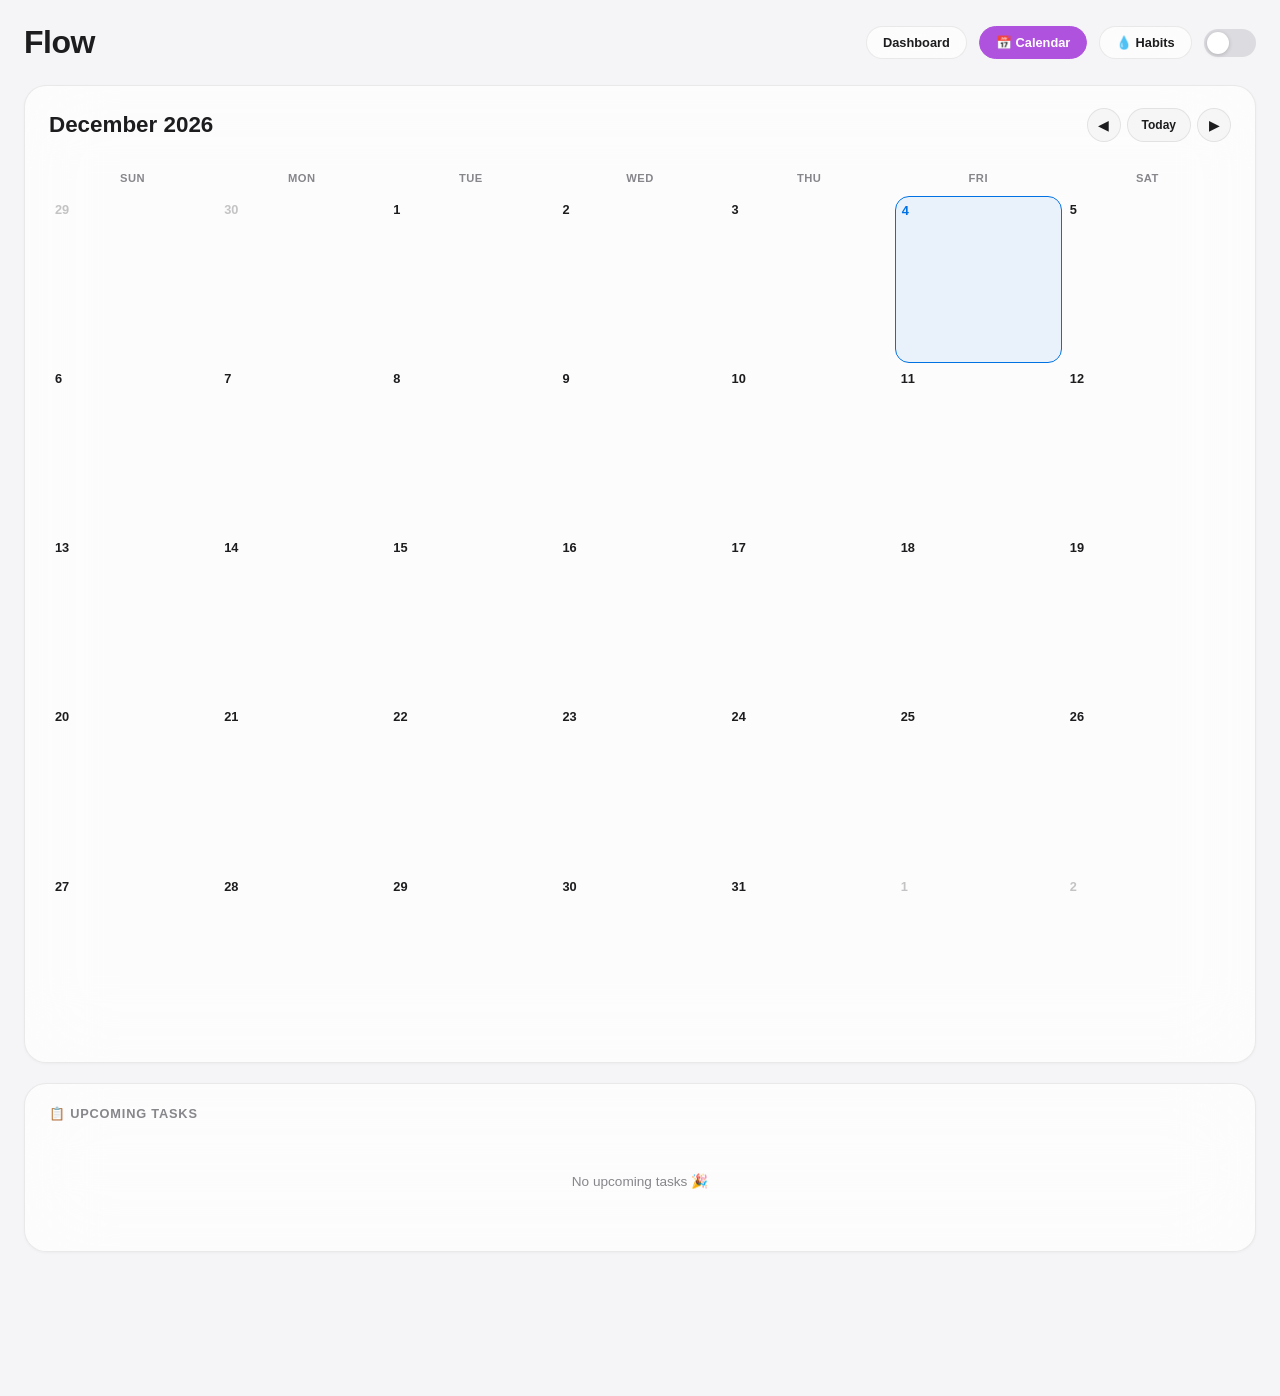
<file: calendar.html>
<!DOCTYPE html>
<html lang="en">
<head>
    <meta charset="UTF-8">
    <meta name="viewport" content="width=device-width, initial-scale=1.0">
    <title>Flow • Calendar</title>
    <link rel="stylesheet" href="style.css">
    <script>
        (function() {
            if (!sessionStorage.getItem('navTransition')) {
                document.documentElement.style.opacity = '0';
                document.documentElement.style.transition = 'opacity 0.2s ease';
                window.addEventListener('load', function() {
                    requestAnimationFrame(function() {
                        document.documentElement.style.opacity = '1';
                    });
                });
            } else {
                sessionStorage.removeItem('navTransition');
            }
            document.addEventListener('click', function(e) {
                var link = e.target.closest('.nav-link');
                if (link && link.href && !link.target) {
                    e.preventDefault();
                    sessionStorage.setItem('navTransition', 'true');
                    document.documentElement.style.opacity = '0';
                    setTimeout(function() { window.location.href = link.href; }, 200);
                }
            });
        })();
    </script>
    <style>
        .cal-nav-row {
            display: flex;
            justify-content: space-between;
            align-items: center;
            margin-bottom: 20px;
            flex-wrap: wrap;
            gap: 12px;
        }
        .cal-title {
            font-size: 1.4rem;
            font-weight: 700;
        }
        .cal-nav-btns {
            display: flex;
            gap: 6px;
            align-items: center;
        }
        .cal-nav-btns button {
            width: 34px;
            height: 34px;
            border-radius: 50%;
            border: 1px solid var(--card-border);
            background: rgba(128, 128, 128, 0.06);
            cursor: pointer;
            font-size: 0.9rem;
            color: var(--text);
            transition: all 0.2s;
        }
        .cal-nav-btns button:hover {
            background: var(--accent);
            color: #fff;
            border-color: var(--accent);
        }
        .cal-nav-btns .today-btn {
            width: auto;
            padding: 0 14px;
            border-radius: 18px;
            font-size: 0.75rem;
            font-weight: 600;
        }

        .calendar-grid {
            display: grid;
            grid-template-columns: repeat(7, 1fr);
            gap: 2px;
        }
        .cal-day-header {
            font-size: 0.7rem;
            font-weight: 600;
            color: var(--text-secondary);
            padding: 10px 0;
            text-align: center;
            text-transform: uppercase;
            letter-spacing: 0.5px;
        }
        .cal-day-cell {
            aspect-ratio: 1;
            padding: 6px;
            border-radius: 14px;
            cursor: pointer;
            transition: all 0.2s;
            position: relative;
            min-height: 90px;
            display: flex;
            flex-direction: column;
            font-size: 0.8rem;
        }
        .cal-day-cell:hover {
            background: rgba(128, 128, 128, 0.06);
        }
        .cal-day-cell.today {
            background: rgba(0, 113, 227, 0.08);
            border: 1px solid var(--accent);
        }
        .cal-day-cell.other-month {
            opacity: 0.25;
            pointer-events: none;
        }
        .cal-day-num {
            font-weight: 600;
            margin-bottom: 4px;
        }
        .cal-day-cell.today .cal-day-num {
            color: var(--accent);
        }
        .cal-day-tasks {
            display: flex;
            flex-direction: column;
            gap: 2px;
            overflow: hidden;
            flex: 1;
        }
        .cal-task-dot {
            font-size: 0.65rem;
            padding: 2px 5px;
            border-radius: 6px;
            white-space: nowrap;
            overflow: hidden;
            text-overflow: ellipsis;
            cursor: pointer;
            transition: all 0.15s;
        }
        .cal-task-dot.done {
            text-decoration: line-through;
            opacity: 0.4;
        }
        .cal-task-dot.pending {
            background: rgba(0, 113, 227, 0.12);
            color: var(--accent);
            font-weight: 500;
        }
        .cal-task-dot.overdue {
            background: rgba(255, 59, 48, 0.12);
            color: var(--red);
            font-weight: 600;
        }
        .cal-task-dot:hover {
            transform: scale(1.03);
        }

        @media (max-width: 800px) {
            .cal-day-cell {
                min-height: 60px;
                padding: 4px;
                font-size: 0.7rem;
            }
            .cal-task-dot {
                font-size: 0.6rem;
                padding: 1px 3px;
            }
        }

        .upcoming-section {
            margin-top: 20px;
        }
        .upcoming-title {
            font-size: 0.8rem;
            font-weight: 600;
            text-transform: uppercase;
            letter-spacing: 0.8px;
            color: var(--text-secondary);
            margin-bottom: 12px;
        }
        .upcoming-list {
            list-style: none;
            display: flex;
            flex-direction: column;
            gap: 6px;
        }
        .upcoming-item {
            display: flex;
            align-items: center;
            gap: 10px;
            padding: 10px 14px;
            border-radius: 14px;
            background: rgba(128, 128, 128, 0.04);
            font-size: 0.85rem;
        }
        .upcoming-date {
            font-weight: 600;
            font-size: 0.75rem;
            color: var(--accent);
            min-width: 50px;
        }
        .upcoming-text {
            flex: 1;
        }
        .upcoming-text.done {
            text-decoration: line-through;
            opacity: 0.5;
        }
        .upcoming-badge {
            font-size: 0.65rem;
            padding: 3px 8px;
            border-radius: 10px;
            font-weight: 600;
        }
        .upcoming-badge.done {
            background: rgba(52, 199, 89, 0.15);
            color: var(--green);
        }
        .upcoming-badge.pending {
            background: rgba(0, 113, 227, 0.12);
            color: var(--accent);
        }
        .upcoming-badge.overdue {
            background: rgba(255, 59, 48, 0.12);
            color: var(--red);
        }

        .empty-state {
            text-align: center;
            color: var(--text-secondary);
            padding: 40px;
        }
    </style>
</head>
<body>
    <div class="container">
        <div class="header">
            <h1>Flow</h1>
<div class="header-row">
    <a href="index.html" class="nav-link">Dashboard</a>
    <a href="calendar.html" class="nav-link active">📅 Calendar</a>
    <a href="habits.html" class="nav-link">💧 Habits</a>
    <button class="theme-toggle" onclick="toggleTheme()"></button>
</div>
        </div>

        <div class="card">
            <div class="cal-nav-row">
                <div class="cal-title" id="calTitle">May 2026</div>
                <div class="cal-nav-btns">
                    <button onclick="changeMonth(-1)">◀</button>
                    <button class="today-btn" onclick="goToToday()">Today</button>
                    <button onclick="changeMonth(1)">▶</button>
                </div>
            </div>
            <div class="calendar-grid" id="calendarGrid"></div>
        </div>

        <div class="card upcoming-section">
            <div class="upcoming-title">📋 Upcoming Tasks</div>
            <ul class="upcoming-list" id="upcomingList"></ul>
        </div>
    </div>

    <script>
        var tasks = JSON.parse(localStorage.getItem('flowTasks') || '[]');
        var calendarMonth = new Date().getMonth();
        var calendarYear = new Date().getFullYear();

        function toggleTheme() {
            document.body.classList.toggle('dark');
            localStorage.setItem('flowTheme', document.body.classList.contains('dark') ? 'dark' : 'light');
        }
        if (localStorage.getItem('flowTheme') === 'dark') document.body.classList.add('dark');

        function toggleTask(id) {
            var task = tasks.find(function(t) { return t.id === id; });
            if (task) {
                task.done = !task.done;
                localStorage.setItem('flowTasks', JSON.stringify(tasks));
                renderAll();
            }
        }

        function getTasksForDate(dateStr) {
            return tasks.filter(function(t) { return t.date === dateStr; });
        }

        function renderCalendar() {
            document.getElementById('calTitle').textContent = new Date(calendarYear, calendarMonth).toLocaleString('default', { month: 'long', year: 'numeric' });
            var grid = document.getElementById('calendarGrid');
            var html = ['Sun', 'Mon', 'Tue', 'Wed', 'Thu', 'Fri', 'Sat'].map(function(d) {
                return '<div class="cal-day-header">' + d + '</div>';
            }).join('');
            var firstDay = new Date(calendarYear, calendarMonth, 1).getDay();
            var daysInMonth = new Date(calendarYear, calendarMonth + 1, 0).getDate();
            var prevMonthDays = new Date(calendarYear, calendarMonth, 0).getDate();
            var today = new Date().toISOString().split('T')[0];

            // Previous month
            for (var i = firstDay - 1; i >= 0; i--) {
                html += '<div class="cal-day-cell other-month"><div class="cal-day-num">' + (prevMonthDays - i) + '</div></div>';
            }

            // Current month
            for (var d = 1; d <= daysInMonth; d++) {
                var dateStr = calendarYear + '-' + String(calendarMonth + 1).padStart(2, '0') + '-' + String(d).padStart(2, '0');
                var dayTasks = getTasksForDate(dateStr);
                var isToday = dateStr === today;
                var taskHtml = '';
                dayTasks.slice(0, 4).forEach(function(task) {
                    var cls = task.done ? 'done' : (dateStr < today ? 'overdue' : 'pending');
                    taskHtml += '<div class="cal-task-dot ' + cls + '" onclick="event.stopPropagation();toggleTask(' + task.id + ')" title="' + escapeHtml(task.text) + '">' + (task.done ? '✓ ' : '○ ') + escapeHtml(task.text).substring(0, 20) + '</div>';
                });
                if (dayTasks.length > 4) taskHtml += '<div class="cal-task-dot" style="opacity:0.5">+' + (dayTasks.length - 4) + ' more</div>';
                html += '<div class="cal-day-cell' + (isToday ? ' today' : '') + '"><div class="cal-day-num">' + d + '</div><div class="cal-day-tasks">' + taskHtml + '</div></div>';
            }

            // Fill remaining grid
            var totalCells = firstDay + daysInMonth;
            var remaining = totalCells % 7 === 0 ? 0 : 7 - (totalCells % 7);
            for (var r = 1; r <= remaining; r++) {
                html += '<div class="cal-day-cell other-month"><div class="cal-day-num">' + r + '</div></div>';
            }

            grid.innerHTML = html;
            renderUpcoming();
        }

        function renderUpcoming() {
            var today = new Date().toISOString().split('T')[0];
            var upcoming = tasks.filter(function(t) { return t.date && t.date >= today; }).sort(function(a, b) { return a.date.localeCompare(b.date); });
            var list = document.getElementById('upcomingList');
            if (upcoming.length === 0) {
                list.innerHTML = '<div class="empty-state">No upcoming tasks 🎉</div>';
                return;
            }
            list.innerHTML = upcoming.slice(0, 15).map(function(task) {
                var dateObj = new Date(task.date + 'T00:00:00');
                var dateLabel = dateObj.toLocaleDateString('default', { weekday: 'short', month: 'short', day: 'numeric' });
                var badgeCls = task.done ? 'done' : (task.date < today ? 'overdue' : 'pending');
                var badgeText = task.done ? 'Done' : (task.date < today ? 'Overdue' : 'Upcoming');
                return '<li class="upcoming-item"><span class="upcoming-date">' + dateLabel + '</span><span class="upcoming-text ' + (task.done ? 'done' : '') + '">' + escapeHtml(task.text) + '</span><span class="upcoming-badge ' + badgeCls + '">' + badgeText + '</span></li>';
            }).join('');
        }

        function changeMonth(d) {
            calendarMonth += d;
            if (calendarMonth < 0) { calendarMonth = 11; calendarYear--; }
            if (calendarMonth > 11) { calendarMonth = 0; calendarYear++; }
            renderCalendar();
        }

        function goToToday() {
            calendarMonth = new Date().getMonth();
            calendarYear = new Date().getFullYear();
            renderCalendar();
        }

        function escapeHtml(text) {
            var div = document.createElement('div');
            div.textContent = text;
            return div.innerHTML;
        }

        function renderAll() { renderCalendar(); }

        renderAll();

        // Refresh if localStorage changed from dashboard
        window.addEventListener('storage', function(e) {
            if (e.key === 'flowTasks') {
                tasks = JSON.parse(localStorage.getItem('flowTasks') || '[]');
                renderAll();
            }
        });
    </script>
</body>
</html>
</file>
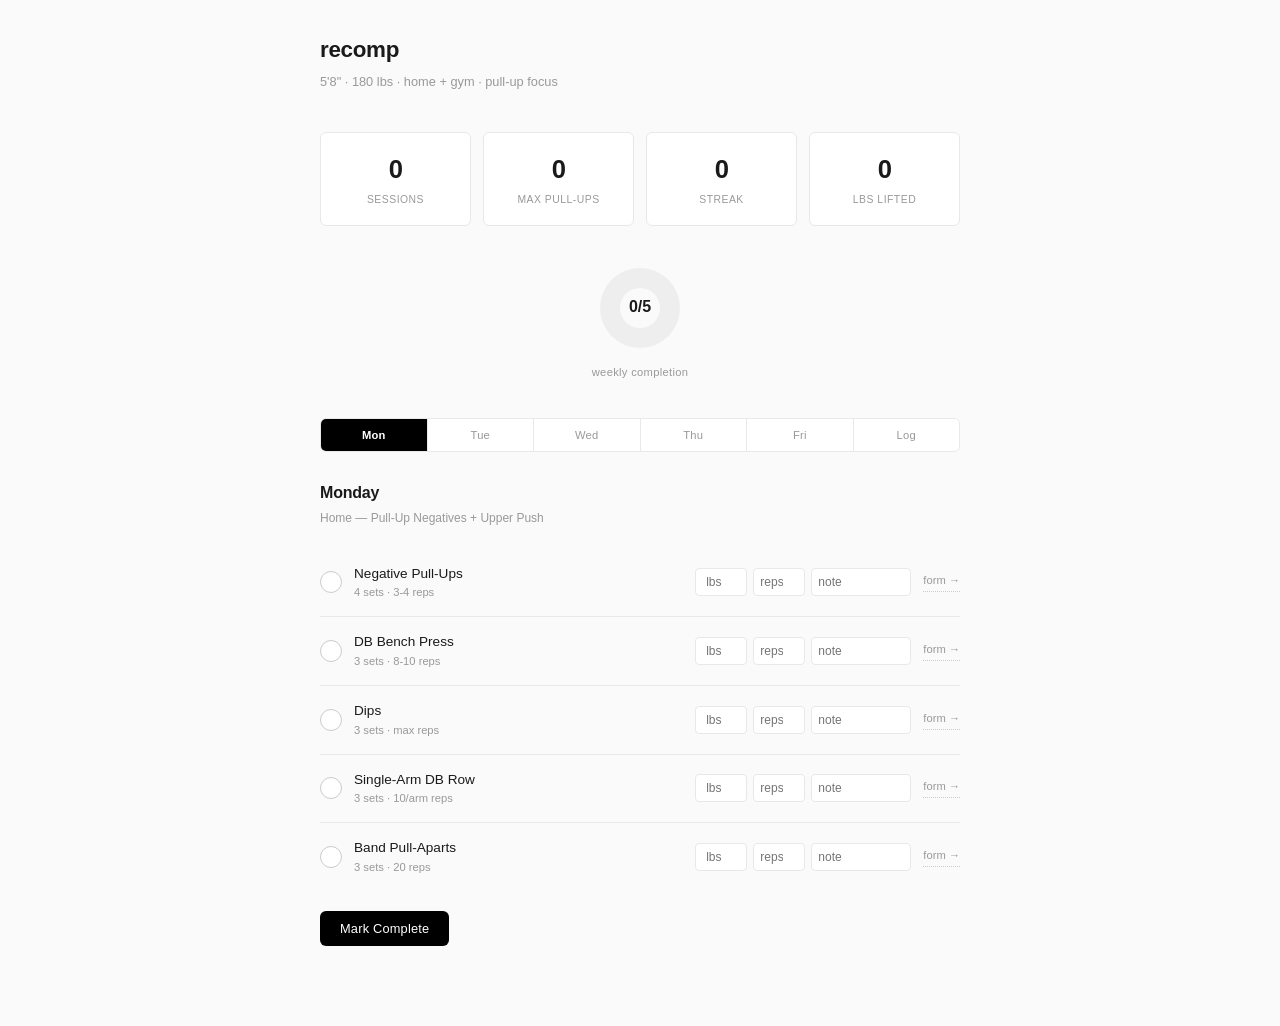
<file: deepseek_html_20260622_6faafd.html>
<!DOCTYPE html>
<html lang="en">
<head>
    <meta charset="UTF-8">
    <meta name="viewport" content="width=device-width, initial-scale=1.0">
    <title>recomp · tracker</title>
    <style>
        :root {
            --bg: #fafafa;
            --surface: #ffffff;
            --border: #e8e8e8;
            --text: #1a1a1a;
            --text-muted: #999;
            --accent: #000;
            --green: #2e7d32;
            --green-light: #e8f5e9;
            --red: #c62828;
            --radius: 6px;
        }

        * {
            margin: 0;
            padding: 0;
            box-sizing: border-box;
        }

        body {
            font-family: -apple-system, BlinkMacSystemFont, 'Segoe UI', Roboto, sans-serif;
            background: var(--bg);
            color: var(--text);
            line-height: 1.6;
            -webkit-font-smoothing: antialiased;
        }

        .container {
            max-width: 680px;
            margin: 0 auto;
            padding: 32px 20px 80px;
        }

        /* ── Header ──────────────────── */
        .header {
            margin-bottom: 40px;
        }
        .header h1 {
            font-size: 1.4rem;
            font-weight: 600;
            letter-spacing: -0.3px;
            margin-bottom: 4px;
        }
        .header .meta {
            font-size: 0.8rem;
            color: var(--text-muted);
        }

        /* ── Stats Row ──────────────── */
        .stats {
            display: grid;
            grid-template-columns: repeat(4, 1fr);
            gap: 12px;
            margin-bottom: 32px;
        }
        .stat {
            text-align: center;
            padding: 16px 8px;
            background: var(--surface);
            border: 1px solid var(--border);
            border-radius: var(--radius);
        }
        .stat .value {
            font-size: 1.6rem;
            font-weight: 700;
            letter-spacing: -0.5px;
        }
        .stat .label {
            font-size: 0.65rem;
            color: var(--text-muted);
            text-transform: uppercase;
            letter-spacing: 0.5px;
            margin-top: 2px;
        }

        /* ── Pie ────────────────────── */
        .pie-section {
            text-align: center;
            margin-bottom: 36px;
        }
        .pie-section canvas {
            display: block;
            margin: 0 auto;
        }
        .pie-label {
            font-size: 0.7rem;
            color: var(--text-muted);
            margin-top: 6px;
            letter-spacing: 0.3px;
        }

        /* ── Week Nav ───────────────── */
        .week-nav {
            display: flex;
            gap: 0;
            margin-bottom: 28px;
            border: 1px solid var(--border);
            border-radius: var(--radius);
            overflow: hidden;
        }
        .week-nav button {
            flex: 1;
            padding: 10px 4px;
            border: none;
            background: var(--surface);
            font-size: 0.7rem;
            font-weight: 500;
            cursor: pointer;
            color: var(--text-muted);
            letter-spacing: 0.2px;
            transition: all 0.15s;
            border-right: 1px solid var(--border);
        }
        .week-nav button:last-child {
            border-right: none;
        }
        .week-nav button.active {
            background: var(--accent);
            color: #fff;
            font-weight: 600;
        }
        .week-nav button.completed-nav {
            color: var(--green);
        }
        .week-nav button.completed-nav.active {
            background: var(--green);
            color: #fff;
        }

        /* ── Day Content ────────────── */
        .day-content {
            display: none;
            animation: fadeIn 0.25s ease;
        }
        .day-content.active {
            display: block;
        }
        @keyframes fadeIn {
            from {
                opacity: 0;
                transform: translateY(4px);
            }
            to {
                opacity: 1;
                transform: translateY(0);
            }
        }
        .day-content h2 {
            font-size: 1rem;
            font-weight: 600;
            margin-bottom: 4px;
            letter-spacing: -0.2px;
        }
        .day-content .day-sub {
            font-size: 0.75rem;
            color: var(--text-muted);
            margin-bottom: 20px;
        }

        /* ── Exercise Row ───────────── */
        .ex-row {
            display: flex;
            align-items: center;
            gap: 12px;
            padding: 14px 0;
            border-bottom: 1px solid var(--border);
            transition: background 0.15s;
            flex-wrap: wrap;
        }
        .ex-row:last-child {
            border-bottom: none;
        }
        .ex-row.done {
            opacity: 0.5;
        }
        .ex-row.done .ex-name {
            text-decoration: line-through;
        }

        .ex-check {
            flex-shrink: 0;
            width: 22px;
            height: 22px;
            border: 1.5px solid #ccc;
            border-radius: 50%;
            cursor: pointer;
            display: flex;
            align-items: center;
            justify-content: center;
            transition: all 0.15s;
            font-size: 12px;
            color: transparent;
            background: #fff;
        }
        .ex-check.checked {
            background: var(--green);
            border-color: var(--green);
            color: #fff;
        }
        .ex-check:hover {
            border-color: #888;
        }

        .ex-info {
            flex: 1;
            min-width: 120px;
        }
        .ex-name {
            font-size: 0.85rem;
            font-weight: 500;
        }
        .ex-meta {
            font-size: 0.7rem;
            color: var(--text-muted);
        }

        .ex-inputs {
            display: flex;
            gap: 6px;
            align-items: center;
        }
        .ex-inputs input {
            width: 52px;
            padding: 6px;
            border: 1px solid var(--border);
            border-radius: 4px;
            font-size: 0.75rem;
            text-align: center;
            background: #fff;
            color: var(--text);
        }
        .ex-inputs input:focus {
            outline: none;
            border-color: #888;
        }
        .ex-inputs .notes-inp {
            width: 100px;
            text-align: left;
        }

        .ex-video {
            flex-shrink: 0;
            font-size: 0.7rem;
            color: var(--text-muted);
            text-decoration: none;
            border-bottom: 1px dotted #ccc;
            padding-bottom: 1px;
            transition: all 0.15s;
            white-space: nowrap;
        }
        .ex-video:hover {
            color: var(--accent);
            border-bottom-color: var(--accent);
        }

        /* ── Buttons ────────────────── */
        .btn {
            display: inline-block;
            padding: 10px 20px;
            background: var(--accent);
            color: #fff;
            border: none;
            border-radius: var(--radius);
            font-size: 0.8rem;
            font-weight: 500;
            cursor: pointer;
            letter-spacing: 0.2px;
            transition: opacity 0.15s;
            margin-top: 20px;
        }
        .btn:hover {
            opacity: 0.8;
        }
        .btn-ghost {
            background: transparent;
            color: var(--text);
            border: 1px solid var(--border);
        }

        /* ── Weight Log Tab ──────────── */
        .log-table {
            width: 100%;
            border-collapse: collapse;
            font-size: 0.78rem;
            margin-top: 16px;
        }
        .log-table th {
            text-align: left;
            padding: 8px 6px;
            border-bottom: 1.5px solid var(--border);
            font-weight: 500;
            color: var(--text-muted);
            font-size: 0.65rem;
            text-transform: uppercase;
            letter-spacing: 0.4px;
        }
        .log-table td {
            padding: 8px 6px;
            border-bottom: 1px solid var(--border);
            vertical-align: middle;
        }
        .log-table input,
        .log-table select {
            width: 70px;
            padding: 6px;
            border: 1px solid var(--border);
            border-radius: 4px;
            font-size: 0.75rem;
            background: #fff;
            color: var(--text);
            text-align: center;
        }
        .log-table input:focus,
        .log-table select:focus {
            outline: none;
            border-color: #888;
        }
        .pr-badge {
            color: var(--green);
            font-weight: 600;
            font-size: 0.7rem;
        }

        /* ── Responsive ──────────────── */
        @media (max-width: 500px) {
            .container {
                padding: 20px 14px 60px;
            }
            .stats {
                grid-template-columns: 1fr 1fr;
                gap: 8px;
            }
            .stat {
                padding: 12px 6px;
            }
            .stat .value {
                font-size: 1.3rem;
            }
            .ex-row {
                gap: 8px;
                padding: 12px 0;
            }
            .ex-inputs input {
                width: 42px;
                font-size: 0.7rem;
            }
            .ex-inputs .notes-inp {
                width: 70px;
            }
            .week-nav button {
                font-size: 0.6rem;
                padding: 8px 2px;
            }
        }
    </style>
</head>
<body>
    <div class="container">

        <!-- ═══════════ HEADER ═══════════ -->
        <div class="header">
            <h1>recomp</h1>
            <p class="meta">5'8" · 180 lbs · home + gym · pull-up focus</p>
        </div>

        <!-- ═══════════ STATS ═══════════ -->
        <div class="stats">
            <div class="stat"><div class="value" id="sessionsCompleted">0</div><div class="label">Sessions</div></div>
            <div class="stat"><div class="value" id="pullUpMax">0</div><div class="label">Max Pull-Ups</div></div>
            <div class="stat"><div class="value" id="streakDays">0</div><div class="label">Streak</div></div>
            <div class="stat"><div class="value" id="totalWeight">0</div><div class="label">Lbs Lifted</div></div>
        </div>

        <!-- ═══════════ PIE ═══════════ -->
        <div class="pie-section">
            <canvas id="pieCanvas" width="100" height="100"></canvas>
            <div class="pie-label">weekly completion</div>
        </div>

        <!-- ═══════════ WEEK NAV ═══════════ -->
        <div class="week-nav" id="weekNav">
            <button data-day="monday">Mon</button>
            <button data-day="tuesday">Tue</button>
            <button data-day="wednesday">Wed</button>
            <button data-day="thursday">Thu</button>
            <button data-day="friday">Fri</button>
            <button data-day="weights">Log</button>
        </div>

        <!-- ═══════════ DAY CONTENT ═══════════ -->
        <div id="dayContainer"></div>

    </div>

    <script>
        // ═══════════ DATA ═══════════
        const weekDays = ['monday', 'tuesday', 'wednesday', 'thursday', 'friday'];
        const dayMeta = {
            monday: { title: 'Monday', sub: 'Home — Pull-Up Negatives + Upper Push' },
            tuesday: { title: 'Tuesday', sub: 'Gym — Lower Body Heavy' },
            wednesday: { title: 'Wednesday', sub: 'Home — Band Pull-Ups + Shoulders/Arms' },
            thursday: { title: 'Thursday', sub: 'Gym — Back & Glutes' },
            friday: { title: 'Friday', sub: 'Home — Isometric Holds + Full Body Pump' },
        };

        const exercises = {
            monday: [
                { name: 'Negative Pull-Ups', sets: '4', reps: '3-4', vid: 'https://youtu.be/3YvfRx31xDE' },
                { name: 'DB Bench Press', sets: '3', reps: '8-10', vid: 'https://youtu.be/VmBME2yGNiE' },
                { name: 'Dips', sets: '3', reps: 'max', vid: 'https://youtu.be/0326dy_-CAQ' },
                { name: 'Single-Arm DB Row', sets: '3', reps: '10/arm', vid: 'https://youtu.be/pYpqU3q8o5E' },
                { name: 'Band Pull-Aparts', sets: '3', reps: '20', vid: 'https://youtu.be/f5vcer7nXf4' },
            ],
            tuesday: [
                { name: 'Barbell Back Squat', sets: '4', reps: '8-10', vid: 'https://youtu.be/1oed-UmAxFs' },
                { name: 'Romanian Deadlift', sets: '3', reps: '8-10', vid: 'https://youtu.be/JCXUYuzNgTs' },
                { name: 'Hip Thrust', sets: '3', reps: '12-15', vid: 'https://youtu.be/LM8XOFYXVpY' },
                { name: 'Leg Extension', sets: '3', reps: '12-15', vid: 'https://youtu.be/Y0tUTZPRnas' },
                { name: 'Hamstring Curl', sets: '3', reps: '12-15', vid: 'https://youtu.be/F4883k9UIzg' },
                { name: 'Calf Raises', sets: '4', reps: '15-20', vid: 'https://youtu.be/gwLv6x3b5oA' },
            ],
            wednesday: [
                { name: 'Band-Assisted Pull-Ups', sets: '4', reps: 'max', vid: 'https://youtu.be/vGLtMn76hMM' },
                { name: 'Seated DB Shoulder Press', sets: '3', reps: '8-10', vid: 'https://youtu.be/qEwKUP_4r2Q' },
                { name: 'Lateral Raises', sets: '3', reps: '15', vid: 'https://youtu.be/3VcKaXp_zJc' },
                { name: 'Band-Assisted Chin-Ups', sets: '3', reps: 'max', vid: 'https://youtu.be/_N1t2YUB_ws' },
                { name: 'Hammer Curls', sets: '3', reps: '12', vid: 'https://youtu.be/TwD7xJUmXJI' },
                { name: 'Overhead Tricep Extension', sets: '3', reps: '12', vid: 'https://youtu.be/nRiJVH03xRY' },
            ],
            thursday: [
                { name: 'Lat Pulldowns', sets: '4', reps: '10-12', vid: 'https://youtu.be/CAwf7n2mRIc' },
                { name: 'Seated Cable Rows', sets: '3', reps: '10-12', vid: 'https://youtu.be/GZbfZ033f74' },
                { name: 'Face Pulls', sets: '3', reps: '15', vid: 'https://youtu.be/0Po47vvj8g4' },
                { name: 'Straight-Arm Cable Pulldowns', sets: '3', reps: '12-15', vid: 'https://youtu.be/5h7jCPfZ7oU' },
                { name: 'Hip Thrust', sets: '3', reps: '15', vid: 'https://youtu.be/LM8XOFYXVpY' },
                { name: 'Dead Hang', sets: '3', reps: 'max hold', vid: 'https://youtu.be/0NfqHDdx_3U' },
            ],
            friday: [
                { name: 'Isometric Pull-Up Holds', sets: '6', reps: '10-20s', vid: 'https://youtu.be/3YvfRx31xDE' },
                { name: 'Goblet Squat', sets: '3', reps: '15', vid: 'https://youtu.be/meE3sjR3mtY' },
                { name: 'Push-Ups', sets: '3', reps: 'max', vid: 'https://youtu.be/IODxDxX7oi4' },
                { name: 'Bulgarian Split Squats', sets: '2', reps: '12/leg', vid: 'https://youtu.be/2C-uNgKwPLE' },
                { name: 'Lateral Raises', sets: '3', reps: '15', vid: 'https://youtu.be/3VcKaXp_zJc' },
                { name: 'Band Pull-Aparts', sets: '3', reps: '20', vid: 'https://youtu.be/f5vcer7nXf4' },
            ],
        };

        const weightExercises = [
            'DB Bench Press', 'Pull-Ups', 'Barbell Back Squat', 'Romanian Deadlift', 'Hip Thrust',
            'Seated DB Shoulder Press', 'Lat Pulldowns', 'Seated Cable Rows', 'Goblet Squat', 'Dips',
            'Single-Arm DB Row', 'Hammer Curls', 'Overhead Tricep Extension',
        ];

        // ═══════════ STATE ═══════════
        function loadState() {
            try {
                const s = localStorage.getItem('recompTracker');
                if (s) return JSON.parse(s);
            } catch (e) {}
            return {
                completedDays: {},
                exData: {},
                weightLog: {},
                pullUpMax: 0,
                pullUpHistory: [],
                week: getWeekStr(),
            };
        }

        function saveState() {
            try { localStorage.setItem('recompTracker', JSON.stringify(state)); } catch (e) {}
        }

        function getWeekStr() {
            const d = new Date();
            const s = new Date(d.getFullYear(), 0, 1);
            return d.getFullYear() + '-W' + Math.ceil(((d - s) / 86400000 + s.getDay() + 1) / 7);
        }

        let state = loadState();
        if (state.week !== getWeekStr()) {
            state.completedDays = {};
            state.exData = {};
            state.week = getWeekStr();
            saveState();
        }

        // ═══════════ RENDER ────────────
        function getExData(key) {
            return state.exData[key] || { w: '', r: '', n: '', done: false };
        }

        function renderDay(day) {
            const container = document.getElementById('dayContainer');
            if (day === 'weights') {
                renderWeightLogTab(container);
                return;
            }
            const meta = dayMeta[day];
            let html = `
            <div class="day-content active" id="day-${day}">
              <h2>${meta.title}</h2>
              <p class="day-sub">${meta.sub}</p>
              <div class="ex-list" id="list-${day}">`;
            exercises[day].forEach((ex, i) => {
                const key = day + '-' + i;
                const d = getExData(key);
                html += `
            <div class="ex-row ${d.done ? 'done' : ''}" id="row-${key}">
              <div class="ex-check ${d.done ? 'checked' : ''}" data-key="${key}">${d.done ? '✓' : ''}</div>
              <div class="ex-info">
                <div class="ex-name">${ex.name}</div>
                <div class="ex-meta">${ex.sets} sets · ${ex.reps} reps</div>
              </div>
              <div class="ex-inputs">
                <input type="number" value="${d.w}" data-key="${key}" data-field="w" placeholder="lbs" min="0">
                <input type="number" value="${d.r}" data-key="${key}" data-field="r" placeholder="reps" min="0">
                <input type="text" value="${d.n}" data-key="${key}" data-field="n" class="notes-inp" placeholder="note">
              </div>
              <a href="${ex.vid}" target="_blank" rel="noopener" class="ex-video">form →</a>
            </div>`;
            });
            html += `</div>
            <button class="btn" id="btn-${day}">${state.completedDays[day] ? '✓ Completed' : 'Mark Complete'}</button>
          </div>`;
            container.innerHTML = html;

            // Attach listeners
            const list = document.getElementById('list-' + day);
            list.querySelectorAll('.ex-check').forEach(cb => {
                cb.addEventListener('click', function() { toggleEx(this.dataset.key); });
            });
            list.querySelectorAll('input').forEach(inp => {
                inp.addEventListener('change', function() {
                    updateExData(this.dataset.key, this.dataset.field, this.value);
                });
            });
            document.getElementById('btn-' + day).addEventListener('click', function() { markDay(day); });
        }

        function renderWeightLogTab(container) {
            let html = `
            <div class="day-content active" id="day-weights">
              <h2>Weight Log</h2>
              <p class="day-sub">Track your lifts & personal records</p>
              <table class="log-table">
                <thead><tr><th>Exercise</th><th>Best</th><th>Reps</th><th>Today wt</th><th>Today reps</th><th>Note</th></tr></thead>
                <tbody id="wl-body">`;
            weightExercises.forEach(ex => {
                const log = state.weightLog[ex] || { bw: 0, br: 0, tw: '', tr: '', n: '' };
                const isPR = log.tw && log.tr && (parseFloat(log.tw) > log.bw || (parseFloat(log.tw) == log
                    .bw && parseFloat(log.tr) > log.br));
                html += `<tr>
              <td>${ex}</td>
              <td>${log.bw || '—'}</td>
              <td>${log.br || '—'}</td>
              <td><input type="number" value="${log.tw}" data-ex="${ex}" class="wl-tw" placeholder="lbs" min="0"></td>
              <td><input type="number" value="${log.tr}" data-ex="${ex}" class="wl-tr" placeholder="reps" min="0"></td>
              <td><input type="text" value="${log.n}" data-ex="${ex}" class="wl-note" placeholder="—"></td>
            </tr>`;
            });
            html += `</tbody></table>
            <button class="btn" id="btn-save-wl">Save Weights</button>
            <br><br>
            <h2>Pull-Up Log</h2>
            <table class="log-table">
              <thead><tr><th>Date</th><th>Method</th><th>Sets × Reps</th><th>Note</th></tr></thead>
              <tbody>
                <tr>
                  <td><input type="date" id="pu-date"></td>
                  <td><select id="pu-method"><option>Negatives</option><option>Band-Assisted</option><option>Isometric</option><option>Full Pull-Ups</option></select></td>
                  <td><input type="text" id="pu-sr" placeholder="4×3" style="width:80px;"></td>
                  <td><input type="text" id="pu-note" placeholder="—" style="width:120px;"></td>
                </tr>
              </tbody>
            </table>
            <button class="btn btn-ghost" id="btn-pu-log" style="margin-top:8px;">+ Log Pull-Up</button>
            <div id="pu-history" style="margin-top:12px;font-size:0.75rem;color:var(--text-muted);"></div>
          </div>`;
            container.innerHTML = html;

            // Weight log inputs
            document.querySelectorAll('.wl-tw').forEach(inp => {
                inp.addEventListener('change', function() {
                    const ex = this.dataset.ex;
                    if (!state.weightLog[ex]) state.weightLog[ex] = { bw: 0, br: 0, tw: '', tr: '',
                        n: '' };
                    state.weightLog[ex].tw = this.value;
                    saveState();
                });
            });
            document.querySelectorAll('.wl-tr').forEach(inp => {
                inp.addEventListener('change', function() {
                    const ex = this.dataset.ex;
                    if (!state.weightLog[ex]) state.weightLog[ex] = { bw: 0, br: 0, tw: '', tr: '',
                        n: '' };
                    state.weightLog[ex].tr = this.value;
                    saveState();
                });
            });
            document.querySelectorAll('.wl-note').forEach(inp => {
                inp.addEventListener('change', function() {
                    const ex = this.dataset.ex;
                    if (!state.weightLog[ex]) state.weightLog[ex] = { bw: 0, br: 0, tw: '', tr: '',
                        n: '' };
                    state.weightLog[ex].n = this.value;
                    saveState();
                });
            });
            document.getElementById('btn-save-wl').addEventListener('click', saveWeightLog);
            document.getElementById('btn-pu-log').addEventListener('click', logPullUp);
            renderPullUpHistory();
        }

        // ═══════════ ACTIONS ═══════════
        function toggleEx(key) {
            if (!state.exData[key]) state.exData[key] = { w: '', r: '', n: '', done: false };
            state.exData[key].done = !state.exData[key].done;
            saveState();
            const row = document.getElementById('row-' + key);
            const check = row ? row.querySelector('.ex-check') : null;
            if (row) row.classList.toggle('done', state.exData[key].done);
            if (check) {
                check.classList.toggle('checked', state.exData[key].done);
                check.textContent = state.exData[key].done ? '✓' : '';
            }
            updateAll();
        }

        function updateExData(key, field, value) {
            if (!state.exData[key]) state.exData[key] = { w: '', r: '', n: '', done: false };
            state.exData[key][field] = value;
            saveState();
            updateAll();
        }

        function markDay(day) {
            const allDone = exercises[day].every((_, i) => {
                const d = state.exData[day + '-' + i];
                return d && d.done;
            });
            if (!allDone && !state.completedDays[day]) {
                if (!confirm('Not all exercises checked. Mark complete anyway?')) return;
            }
            state.completedDays[day] = !state.completedDays[day];
            saveState();
            updateAll();
            renderDay(day);
            updateNavActive(day);
        }

        function saveWeightLog() {
            weightExercises.forEach(ex => {
                const log = state.weightLog[ex] || { bw: 0, br: 0, tw: '', tr: '', n: '' };
                const tw = parseFloat(log.tw) || 0;
                const tr = parseFloat(log.tr) || 0;
                if (tw > 0 && tr > 0) {
                    if (tw > log.bw || (tw === log.bw && tr > log.br)) {
                        log.bw = tw;
                        log.br = tr;
                    }
                }
                log.tw = '';
                log.tr = '';
                log.n = '';
                state.weightLog[ex] = log;
            });
            saveState();
            alert('Weights saved.');
            renderDay('weights');
        }

        function logPullUp() {
            const date = document.getElementById('pu-date').value || new Date().toISOString().slice(0, 10);
            const method = document.getElementById('pu-method').value;
            const sr = document.getElementById('pu-sr').value;
            const note = document.getElementById('pu-note').value;
            if (!sr) return alert('Enter sets × reps.');
            state.pullUpHistory.unshift({ date, method, sr, note });
            if (method === 'Full Pull-Ups') {
                const m = sr.match(/(\d+)×(\d+)/);
                if (m && parseInt(m[2]) > state.pullUpMax) state.pullUpMax = parseInt(m[2]);
            }
            saveState();
            document.getElementById('pu-sr').value = '';
            document.getElementById('pu-note').value = '';
            renderPullUpHistory();
            updateAll();
            alert('Pull-up logged.');
        }

        function renderPullUpHistory() {
            const el = document.getElementById('pu-history');
            if (!el) return;
            if (state.pullUpHistory.length === 0) { el.innerHTML = '<p>No entries yet.</p>'; return; }
            let h = '<table class="log-table"><thead><tr><th>Date</th><th>Method</th><th>Sets×Reps</th><th>Note</th></tr></thead><tbody>';
            state.pullUpHistory.slice(0, 15).forEach(e => {
                h +=
                    `<tr><td>${e.date}</td><td>${e.method}</td><td>${e.sr}</td><td>${e.note || '—'}</td></tr>`;
            });
            h += '</tbody></table>';
            el.innerHTML = h;
        }

        // ═══════════ UPDATE ALL ═══════════
        function updateAll() {
            const completed = weekDays.filter(d => state.completedDays[d]).length;
            document.getElementById('sessionsCompleted').textContent = completed;
            document.getElementById('pullUpMax').textContent = state.pullUpMax || 0;

            // Streak
            let streak = 0;
            const today = new Date().getDay();
            const map = { 1: 'monday', 2: 'tuesday', 3: 'wednesday', 4: 'thursday', 5: 'friday' };
            for (let i = today; i >= 1; i--) {
                if (map[i] && state.completedDays[map[i]]) streak++;
                else if (map[i]) break;
            }
            document.getElementById('streakDays').textContent = streak;

            // Total weight
            let tw = 0;
            Object.values(state.exData).forEach(d => { if (d.w && d.r && d.done) tw += parseFloat(d.w) * parseFloat(d
                    .r); });
            document.getElementById('totalWeight').textContent = Math.round(tw).toLocaleString();

            drawPie();
            updateNavBadges();
        }

        function drawPie() {
            const canvas = document.getElementById('pieCanvas');
            if (!canvas) return;
            const ctx = canvas.getContext('2d');
            const total = 5;
            const done = weekDays.filter(d => state.completedDays[d]).length;
            ctx.clearRect(0, 0, 100, 100);
            const cx = 50,
                cy = 50,
                r = 40;
            ctx.beginPath();
            ctx.arc(cx, cy, r, 0, Math.PI * 2);
            ctx.fillStyle = '#eee';
            ctx.fill();
            if (done > 0) {
                ctx.beginPath();
                ctx.moveTo(cx, cy);
                ctx.arc(cx, cy, r, -Math.PI / 2, -Math.PI / 2 + (done / total) * Math.PI * 2);
                ctx.fillStyle = '#2e7d32';
                ctx.fill();
            }
            ctx.beginPath();
            ctx.arc(cx, cy, r * 0.5, 0, Math.PI * 2);
            ctx.fillStyle = '#fafafa';
            ctx.fill();
            ctx.fillStyle = '#1a1a1a';
            ctx.font = 'bold 16px -apple-system, sans-serif';
            ctx.textAlign = 'center';
            ctx.textBaseline = 'middle';
            ctx.fillText(`${done}/${total}`, cx, cy);
        }

        function updateNavBadges() {
            document.querySelectorAll('.week-nav button[data-day]').forEach(btn => {
                const day = btn.dataset.day;
                if (weekDays.includes(day)) {
                    btn.classList.toggle('completed-nav', !!state.completedDays[day]);
                }
            });
        }

        function updateNavActive(activeDay) {
            document.querySelectorAll('.week-nav button').forEach(b => b.classList.remove('active'));
            const btn = document.querySelector(`.week-nav button[data-day="${activeDay}"]`);
            if (btn) btn.classList.add('active');
        }

        // ═══════════ NAVIGATION ═══════════
        let currentTab = 'monday';

        function navigateTo(day) {
            currentTab = day;
            updateNavActive(day);
            renderDay(day);
            updateAll();
        }

        document.getElementById('weekNav').addEventListener('click', function(e) {
            if (e.target.tagName === 'BUTTON' && e.target.dataset.day) {
                navigateTo(e.target.dataset.day);
            }
        });

        // ═══════════ INIT ═══════════
        function init() {
            navigateTo('monday');
            updateAll();
        }
        init();
    </script>
</body>
</html>
</file>
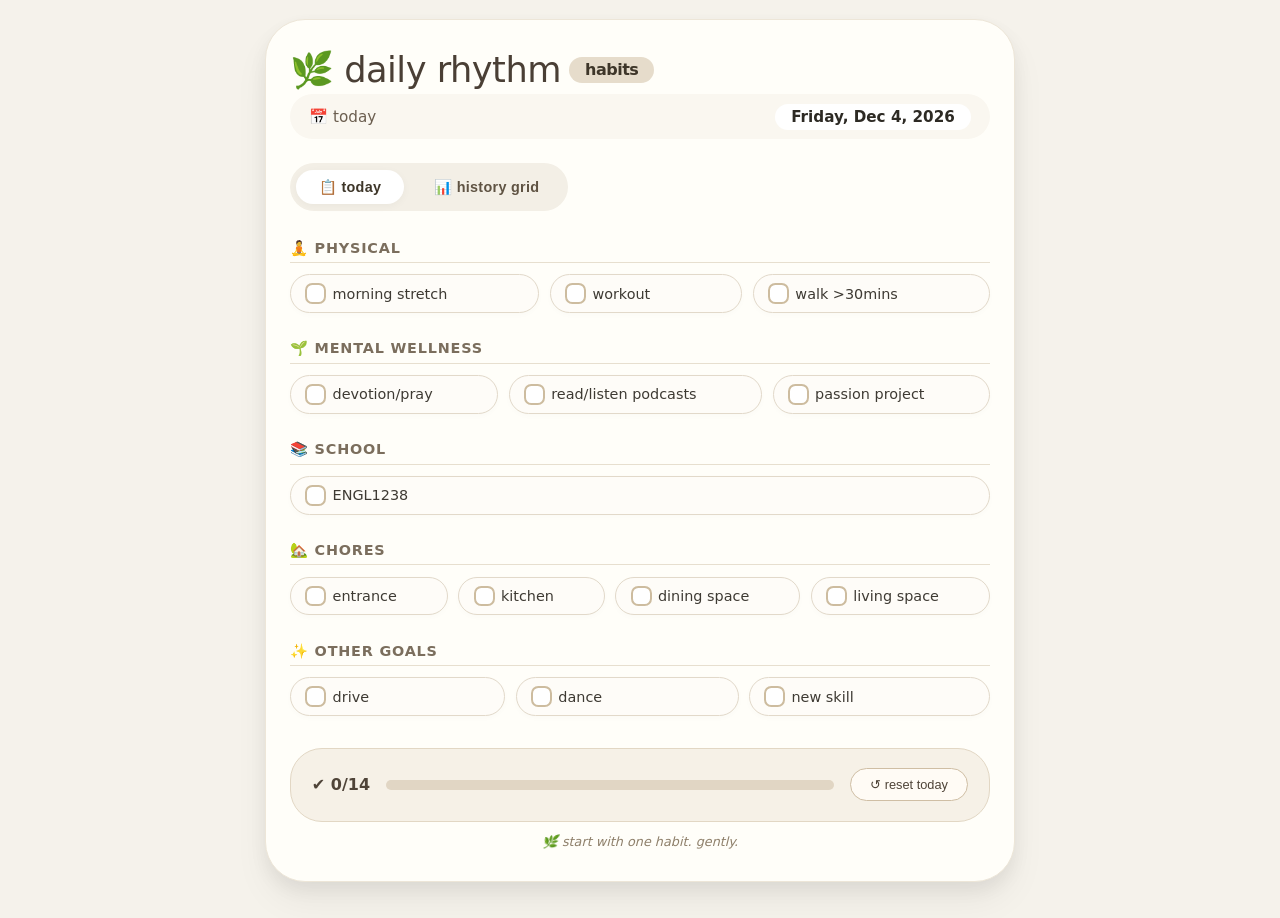
<file: HABIT.html>
<!DOCTYPE html>
<html lang="en">
<head>
  <meta charset="UTF-8">
  <meta name="viewport" content="width=device-width, initial-scale=1.0, maximum-scale=1.0, user-scalable=yes, viewport-fit=cover">
  <title>Habit Tracker • Daily + History Grid</title>
  <style>
    * {
      margin: 0;
      padding: 0;
      box-sizing: border-box;
    }
    body {
      background: #f5f2eb;
      font-family: 'Segoe UI', 'Inter', system-ui, -apple-system, sans-serif;
      padding: 1.2rem;
      display: flex;
      flex-direction: column;
      align-items: center;
      min-height: 100vh;
      color: #2e2b26;
    }
    .tracker-container {
      max-width: 750px;
      width: 100%;
      background: #fffef9;
      border-radius: 2.5rem;
      box-shadow: 0 20px 35px rgba(0, 0, 0, 0.05), 0 8px 18px rgba(0, 0, 0, 0.06);
      padding: 1.8rem 1.5rem 2rem;
      border: 1px solid #ede6d8;
      margin-bottom: 1rem;
    }
    h1 {
      font-size: 2.2rem;
      font-weight: 500;
      letter-spacing: -0.5px;
      display: flex;
      align-items: center;
      gap: 0.5rem;
      color: #4a3f35;
      margin-bottom: 0.2rem;
    }
    h1 span {
      background: #e6dccb;
      font-size: 1rem;
      font-weight: 600;
      padding: 0.2rem 1rem;
      border-radius: 3rem;
      color: #3e3629;
    }
    .date-header {
      display: flex;
      justify-content: space-between;
      align-items: center;
      margin-bottom: 1.5rem;
      color: #6b5e4f;
      font-weight: 500;
      background: #faf7f0;
      padding: 0.6rem 1.2rem;
      border-radius: 2rem;
      font-size: 0.95rem;
      flex-wrap: wrap;
      gap: 0.5rem;
    }
    #currentDate {
      font-weight: 600;
      color: #2d2a24;
      background: white;
      padding: 0.25rem 1rem;
      border-radius: 20px;
    }
    .tab-nav {
      display: flex;
      gap: 0.5rem;
      margin-bottom: 1.8rem;
      background: #f3efe6;
      padding: 0.4rem;
      border-radius: 3rem;
      width: fit-content;
    }
    .tab-btn {
      background: transparent;
      border: none;
      padding: 0.55rem 1.4rem;
      border-radius: 2.5rem;
      font-weight: 600;
      font-size: 0.9rem;
      color: #5f5343;
      cursor: pointer;
      transition: 0.2s;
      letter-spacing: 0.3px;
    }
    .tab-btn.active {
      background: white;
      box-shadow: 0 2px 8px rgba(0,0,0,0.04);
      color: #3e3629;
    }
    .view-panel {
      display: block;
    }
    .hidden-panel {
      display: none;
    }
    .category {
      margin-bottom: 1.7rem;
    }
    .category-header {
      display: flex;
      align-items: baseline;
      gap: 0.5rem;
      margin-bottom: 0.7rem;
      font-weight: 600;
      font-size: 0.9rem;
      text-transform: uppercase;
      letter-spacing: 0.8px;
      color: #7b6e5d;
      border-bottom: 1px solid #e7dfcf;
      padding-bottom: 0.35rem;
    }
    .habits-grid {
      display: flex;
      flex-wrap: wrap;
      gap: 0.65rem;
    }
    .habit-item {
      background: #ffffff;
      border: 1px solid #e2d9ca;
      border-radius: 2.5rem;
      padding: 0.5rem 1.1rem 0.5rem 0.9rem;
      display: flex;
      align-items: center;
      gap: 0.5rem;
      box-shadow: 0 2px 6px rgba(0,0,0,0.02);
      background: #fefcf8;
      flex: 1 0 auto;
      justify-content: space-between;
      min-width: 140px;
    }
    .habit-label {
      display: flex;
      align-items: center;
      gap: 0.4rem;
      font-weight: 500;
      font-size: 0.9rem;
      color: #3e3a33;
      cursor: pointer;
      user-select: none;
      white-space: nowrap;
    }
    .habit-label input[type="checkbox"] {
      appearance: none;
      -webkit-appearance: none;
      width: 1.3rem;
      height: 1.3rem;
      border: 2px solid #cdbc9f;
      border-radius: 0.45rem;
      background: white;
      cursor: pointer;
      display: flex;
      align-items: center;
      justify-content: center;
      transition: 0.15s;
    }
    .habit-label input[type="checkbox"]:checked {
      background: #b89b7b;
      border-color: #8b7356;
      background-image: url("data:image/svg+xml,%3Csvg xmlns='http://www.w3.org/2000/svg' width='14' height='14' viewBox='0 0 24 24' fill='none' stroke='white' stroke-width='3' stroke-linecap='round' stroke-linejoin='round'%3E%3Cpolyline points='20 6 9 17 4 12'%3E%3C/polyline%3E%3C/svg%3E");
      background-size: 0.9rem;
      background-position: center;
      background-repeat: no-repeat;
    }
    .progress-section {
      margin-top: 2rem;
      background: #f6f1e7;
      border-radius: 2rem;
      padding: 1.2rem 1.3rem;
      display: flex;
      align-items: center;
      justify-content: space-between;
      flex-wrap: wrap;
      gap: 1rem;
      border: 1px solid #e2d7c4;
    }
    .progress-text {
      font-weight: 600;
      color: #4f4438;
    }
    .progress-bar-bg {
      flex: 2;
      min-width: 180px;
      height: 10px;
      background: #e1d6c4;
      border-radius: 20px;
      overflow: hidden;
    }
    .progress-fill {
      width: 0%;
      height: 100%;
      background: #8f7a60;
      border-radius: 20px;
      transition: width 0.35s;
    }
    .reset-btn {
      background: #fffbf5;
      border: 1px solid #cfbea4;
      padding: 0.5rem 1.2rem;
      border-radius: 2.5rem;
      font-weight: 500;
      color: #4e4337;
      cursor: pointer;
      font-size: 0.8rem;
      transition: 0.2s;
    }
    .reset-btn:hover {
      background: #ede3d2;
    }
    .quote {
      margin-top: 0.8rem;
      font-size: 0.8rem;
      color: #8f806b;
      text-align: center;
      font-style: italic;
    }

    /* HISTORY TABLE STYLES (excel-like) */
    .history-container {
      background: #fffef9;
      border-radius: 2rem;
      padding: 1.5rem 1.2rem;
      overflow-x: auto;
      border: 1px solid #e6dccb;
    }
    .history-table {
      width: 100%;
      border-collapse: collapse;
      font-size: 0.8rem;
      min-width: 600px;
      white-space: nowrap;
    }
    .history-table th {
      background: #f3efe6;
      font-weight: 600;
      color: #4e4337;
      padding: 0.6rem 0.5rem;
      text-align: center;
      border-bottom: 2px solid #d9ccb5;
      text-transform: uppercase;
      letter-spacing: 0.4px;
    }
    .history-table td {
      padding: 0.45rem 0.5rem;
      text-align: center;
      border-bottom: 1px solid #ede3d2;
      color: #3b362e;
    }
    .habit-name-cell {
      text-align: left;
      font-weight: 500;
      background: #fefcf8;
    }
    .check-symbol {
      font-weight: bold;
      color: #7f6e58;
    }
    .week-row td:first-child {
      font-weight: 600;
    }
    .summary-row {
      background: #faf6ee;
      font-weight: 600;
    }
    .filter-row {
      display: flex;
      gap: 1rem;
      margin-bottom: 1.2rem;
      align-items: center;
      flex-wrap: wrap;
    }
    .filter-row select {
      padding: 0.5rem 1.8rem 0.5rem 1rem;
      border-radius: 2rem;
      border: 1px solid #d6c7ae;
      background: white;
      font-weight: 500;
      color: #3e3629;
    }
    .nav-history {
      display: flex;
      gap: 0.3rem;
      align-items: center;
    }
    .nav-history button {
      background: white;
      border: 1px solid #cfbea4;
      border-radius: 2rem;
      padding: 0.3rem 0.9rem;
      cursor: pointer;
      font-weight: 500;
    }
    @media (max-width: 480px) {
      body { padding: 0.5rem; }
    }
  </style>
</head>
<body>
  <div class="tracker-container" id="dailyTrackerPanel">
    <h1>🌿 daily rhythm <span>habits</span></h1>
    <div class="date-header">
      <span>📅 today</span>
      <span id="currentDate"></span>
    </div>
    <div class="tab-nav">
      <button class="tab-btn active" id="tabDaily">📋 today</button>
      <button class="tab-btn" id="tabHistory">📊 history grid</button>
    </div>

    <!-- Daily view panel -->
    <div id="dailyView" class="view-panel">
      <div class="category"><div class="category-header">🧘 PHYSICAL</div><div class="habits-grid" id="physical-habits"></div></div>
      <div class="category"><div class="category-header">🌱 MENTAL WELLNESS</div><div class="habits-grid" id="mental-habits"></div></div>
      <div class="category"><div class="category-header">📚 SCHOOL</div><div class="habits-grid" id="school-habits"></div></div>
      <div class="category"><div class="category-header">🏡 CHORES</div><div class="habits-grid" id="chores-habits"></div></div>
      <div class="category"><div class="category-header">✨ OTHER GOALS</div><div class="habits-grid" id="other-habits"></div></div>
      <div class="progress-section">
        <div class="progress-text"><span>✔️</span> <span id="progressCount">0</span>/<span id="totalHabits">12</span></div>
        <div class="progress-bar-bg"><div class="progress-fill" id="progressFill" style="width:0%;"></div></div>
        <button class="reset-btn" id="resetButton">↺ reset today</button>
      </div>
      <div class="quote" id="dailyQuote"></div>
    </div>
  </div>

  <!-- HISTORY PANEL (hidden by default) -->
  <div id="historyPanel" class="tracker-container hidden-panel">
    <div style="display: flex; justify-content: space-between; align-items: center; margin-bottom: 1rem;">
      <h2 style="font-size:1.8rem; font-weight:400;">📋 habit log</h2>
      <button class="tab-btn active" id="backToDailyBtn">← today</button>
    </div>
    <div class="filter-row">
      <select id="periodSelect">
        <option value="week">📆 this week</option>
        <option value="month" selected>🗓️ this month</option>
        <option value="year">📅 this year</option>
      </select>
      <div class="nav-history">
        <button id="prevPeriod">◀</button>
        <span id="periodLabel" style="font-weight:500; min-width:120px; display:inline-block;">current</span>
        <button id="nextPeriod">▶</button>
      </div>
    </div>
    <div class="history-container" id="historyTableContainer">
      <!-- dynamic table inserted here -->
    </div>
  </div>

  <script>
    (function() {
      // ----- HABIT DEFINITIONS -----
      const HABIT_STRUCTURE = [
        { category: "physical", habits: ["morning stretch", "workout", "walk >30mins"] },
        { category: "mental", habits: ["devotion/pray", "read/listen podcasts", "passion project"] },
        { category: "school", habits: ["ENGL1238"] },
        { category: "chores", habits: ["entrance", "kitchen", "dining space", "living space"] },
        { category: "other", habits: ["drive", "dance", "new skill"] }
      ];

      const allHabitsFlat = HABIT_STRUCTURE.flatMap(cat => cat.habits.map(h => ({ category: cat.category, name: h })));
      const totalHabitsCount = allHabitsFlat.length;

      // DOM elements daily
      const physicalCont = document.getElementById('physical-habits');
      const mentalCont = document.getElementById('mental-habits');
      const schoolCont = document.getElementById('school-habits');
      const choresCont = document.getElementById('chores-habits');
      const otherCont = document.getElementById('other-habits');
      const progressCountSpan = document.getElementById('progressCount');
      const totalHabitsSpan = document.getElementById('totalHabits');
      const progressFill = document.getElementById('progressFill');
      const resetBtn = document.getElementById('resetButton');
      const currentDateEl = document.getElementById('currentDate');
      const quoteEl = document.getElementById('dailyQuote');
      totalHabitsSpan.textContent = totalHabitsCount;

      const containerMap = {
        physical: physicalCont, mental: mentalCont, school: schoolCont, chores: choresCont, other: otherCont
      };

      function getTodayDateString() {
        const d = new Date();
        return `${d.getFullYear()}-${String(d.getMonth()+1).padStart(2,'0')}-${String(d.getDate()).padStart(2,'0')}`;
      }

      function getStorageKey(dateStr = getTodayDateString()) {
        return `habitTracker_${dateStr}`;
      }

      function loadState(dateStr) {
        const saved = localStorage.getItem(getStorageKey(dateStr));
        return saved ? JSON.parse(saved) : {};
      }

      function saveState(dateStr, stateObj) {
        localStorage.setItem(getStorageKey(dateStr), JSON.stringify(stateObj));
      }

      function updateDateDisplay() {
        const today = new Date();
        currentDateEl.textContent = today.toLocaleDateString(undefined, { weekday:'long', year:'numeric', month:'short', day:'numeric' });
      }

      function renderDailyHabits() {
        Object.values(containerMap).forEach(c => c.innerHTML = '');
        const todayState = loadState();
        HABIT_STRUCTURE.forEach(({category, habits}) => {
          const container = containerMap[category];
          habits.forEach((habit, idx) => {
            const habitId = `${category}-${idx}`;
            const checked = todayState[habitId] === true;
            const div = document.createElement('div'); div.className = 'habit-item';
            const label = document.createElement('label'); label.className = 'habit-label'; label.setAttribute('for', habitId);
            const cb = document.createElement('input'); cb.type='checkbox'; cb.id=habitId; cb.checked=checked;
            cb.dataset.category=category; cb.dataset.index=idx;
            const span = document.createElement('span'); span.className='habit-text'; span.textContent=habit;
            label.appendChild(cb); label.appendChild(span); div.appendChild(label); container.appendChild(div);
          });
        });
        attachCheckboxListeners();
        updateProgress();
      }

      function attachCheckboxListeners() {
        document.querySelectorAll('input[type="checkbox"][data-category]').forEach(cb => {
          cb.removeEventListener('change', checkboxHandler);
          cb.addEventListener('change', checkboxHandler);
        });
      }

      function checkboxHandler(e) {
        const cb = e.target;
        const today = getTodayDateString();
        const state = loadState(today);
        if (cb.checked) state[cb.id] = true;
        else delete state[cb.id];
        saveState(today, state);
        updateProgress();
      }

      function updateProgress() {
        const state = loadState();
        const checked = Object.values(state).filter(v=>v===true).length;
        progressCountSpan.textContent = checked;
        progressFill.style.width = `${(checked/totalHabitsCount)*100}%`;
        const pct = checked/totalHabitsCount;
        if (pct===1) quoteEl.textContent = "🌟 all habits complete — you're shining today.";
        else if (pct>0.7) quoteEl.textContent = "✨ almost there, keep that momentum.";
        else if (pct>0.4) quoteEl.textContent = "🌤️ halfway point — steady progress.";
        else if (pct>0) quoteEl.textContent = "🌱 small steps build strong rhythms.";
        else quoteEl.textContent = "🌿 start with one habit. gently.";
      }

      resetBtn.addEventListener('click', ()=>{
        localStorage.removeItem(getStorageKey());
        renderDailyHabits();
      });

      // ----- HISTORY LOGIC -----
      const historyPanel = document.getElementById('historyPanel');
      const dailyView = document.getElementById('dailyView');
      const tabDaily = document.getElementById('tabDaily');
      const tabHistory = document.getElementById('tabHistory');
      const backToDaily = document.getElementById('backToDailyBtn');
      const periodSelect = document.getElementById('periodSelect');
      const prevBtn = document.getElementById('prevPeriod');
      const nextBtn = document.getElementById('nextPeriod');
      const periodLabel = document.getElementById('periodLabel');
      const tableContainer = document.getElementById('historyTableContainer');

      let historyOffset = 0; // 0 = current period, negative = past
      let currentPeriodType = 'month';

      function switchToDaily() {
        dailyView.classList.remove('hidden-panel');
        historyPanel.classList.add('hidden-panel');
        tabDaily.classList.add('active');
        tabHistory.classList.remove('active');
        renderDailyHabits();
      }

      function switchToHistory() {
        dailyView.classList.add('hidden-panel');
        historyPanel.classList.remove('hidden-panel');
        tabHistory.classList.add('active');
        tabDaily.classList.remove('active');
        renderHistoryTable();
      }

      tabDaily.addEventListener('click', switchToDaily);
      tabHistory.addEventListener('click', switchToHistory);
      backToDaily.addEventListener('click', switchToDaily);

      periodSelect.addEventListener('change', (e) => {
        currentPeriodType = e.target.value;
        historyOffset = 0;
        renderHistoryTable();
      });

      prevBtn.addEventListener('click', ()=>{ historyOffset--; renderHistoryTable(); });
      nextBtn.addEventListener('click', ()=>{ historyOffset++; renderHistoryTable(); });

      function getDateRange(periodType, offset) {
        const now = new Date();
        let start, end;
        if (periodType === 'week') {
          const day = now.getDay(); // 0=sun
          const diffToMonday = day === 0 ? -6 : 1 - day;
          const monday = new Date(now); monday.setDate(now.getDate() + diffToMonday + (offset*7));
          monday.setHours(0,0,0,0);
          const sunday = new Date(monday); sunday.setDate(monday.getDate()+6);
          start = monday; end = sunday;
        } else if (periodType === 'month') {
          const year = now.getFullYear(); const month = now.getMonth();
          start = new Date(year, month + offset, 1);
          end = new Date(year, month + offset + 1, 0);
        } else { // year
          start = new Date(now.getFullYear() + offset, 0, 1);
          end = new Date(now.getFullYear() + offset, 11, 31);
        }
        return { start, end };
      }

      function formatDateYMD(date) {
        return `${date.getFullYear()}-${String(date.getMonth()+1).padStart(2,'0')}-${String(date.getDate()).padStart(2,'0')}`;
      }

      function renderHistoryTable() {
        const { start, end } = getDateRange(currentPeriodType, historyOffset);
        const dates = [];
        let cursor = new Date(start);
        while (cursor <= end) {
          dates.push(new Date(cursor));
          cursor.setDate(cursor.getDate()+1);
        }
        
        const fmtRange = `${start.toLocaleDateString('default',{month:'short',day:'numeric'})} – ${end.toLocaleDateString('default',{month:'short',day:'numeric',year:'numeric'})}`;
        periodLabel.textContent = fmtRange;

        let html = '<table class="history-table"><thead><tr><th>habit</th>';
        dates.forEach(d => {
          html += `<th>${d.getDate()}/${d.getMonth()+1}</th>`;
        });
        html += '<th>✓</th></tr></thead><tbody>';

        allHabitsFlat.forEach(habit => {
          html += `<tr><td class="habit-name-cell">${habit.name}</td>`;
          let count = 0;
          dates.forEach(d => {
            const dateStr = formatDateYMD(d);
            const state = loadState(dateStr);
            const habitId = `${habit.category}-${HABIT_STRUCTURE.find(c=>c.category===habit.category).habits.indexOf(habit.name)}`;
            const done = state[habitId] === true;
            if (done) count++;
            html += `<td>${done ? '✓' : '·'}</td>`;
          });
          html += `<td class="check-symbol">${count}/${dates.length}</td></tr>`;
        });

        html += '</tbody></table>';
        tableContainer.innerHTML = html;
      }

      window.addEventListener('storage', (e) => {
        if (e.key && e.key.startsWith('habitTracker_')) {
          renderDailyHabits();
        }
      });

      document.addEventListener('visibilitychange', ()=>{
        if (document.visibilityState==='visible') {
          updateDateDisplay();
          renderDailyHabits();
        }
      });

      updateDateDisplay();
      renderDailyHabits();
      // initial history render ready
    })();
  </script>
</body>
</html>
</file>
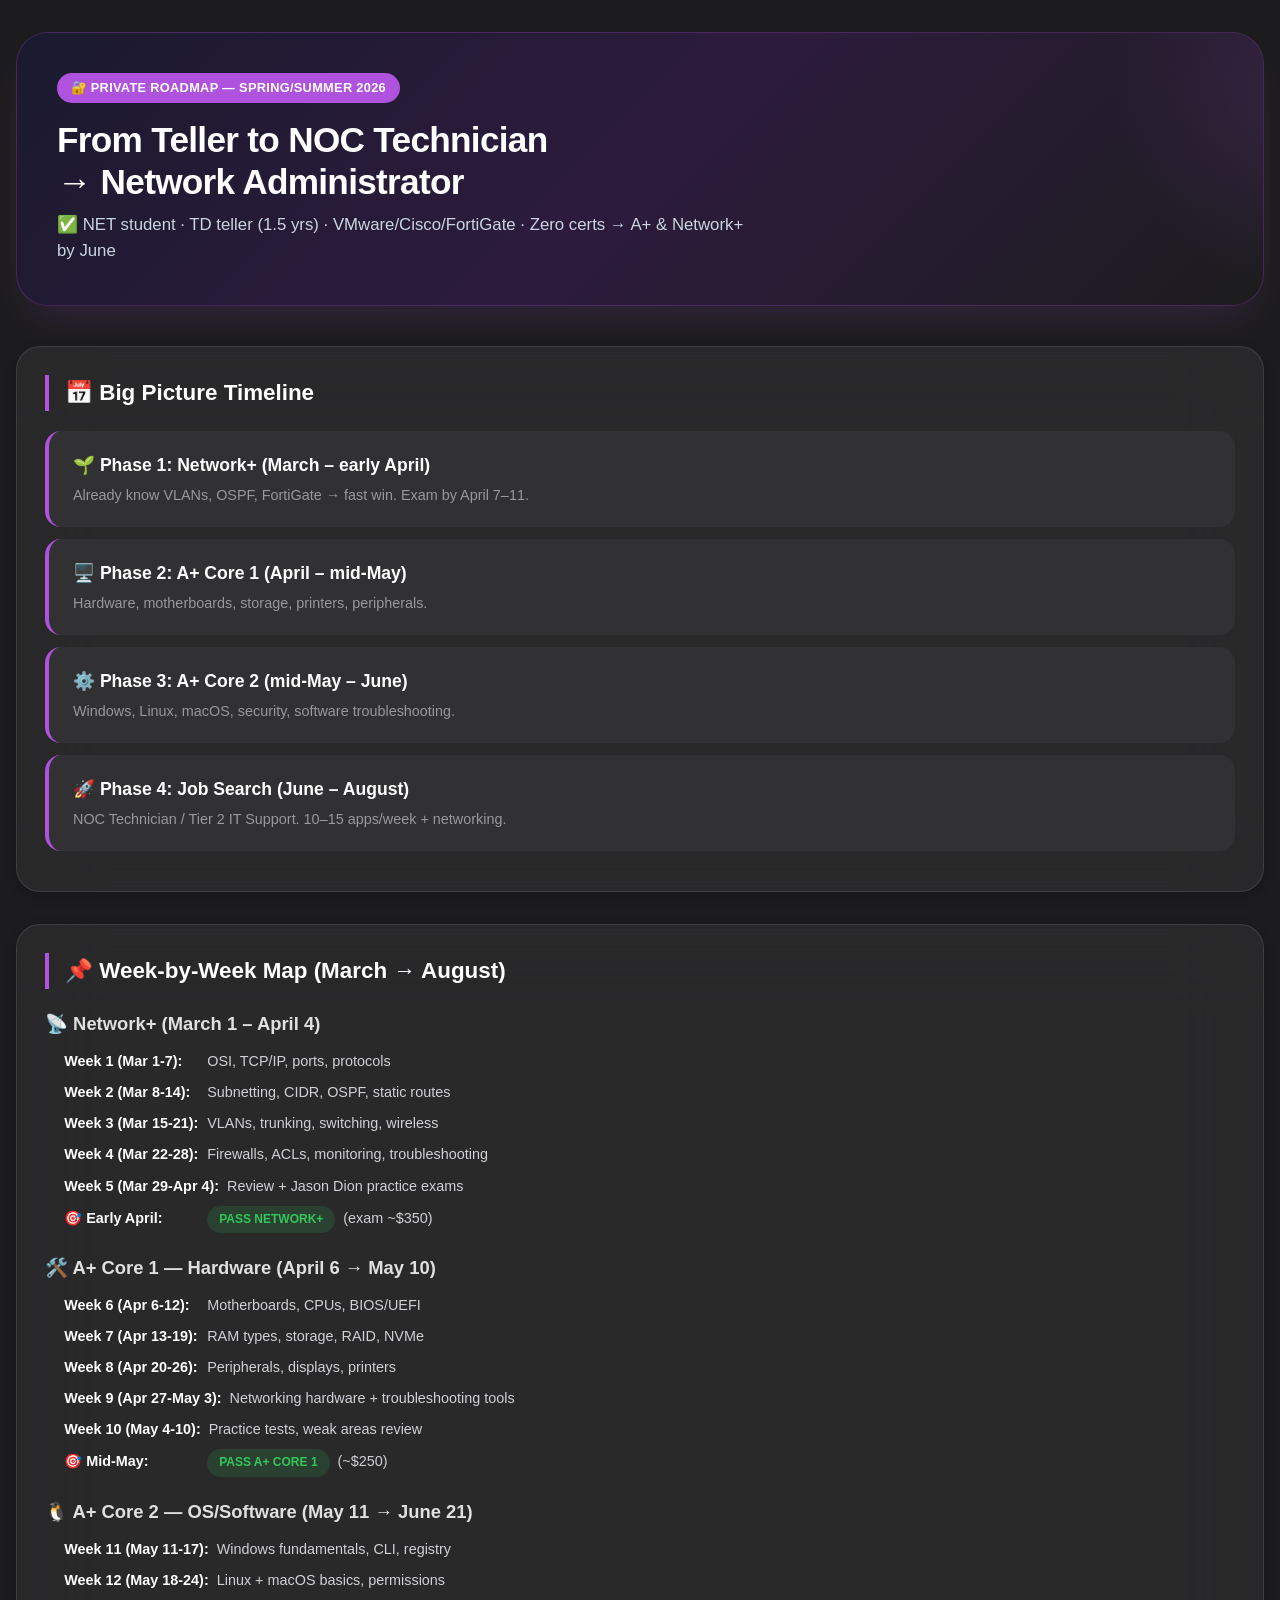
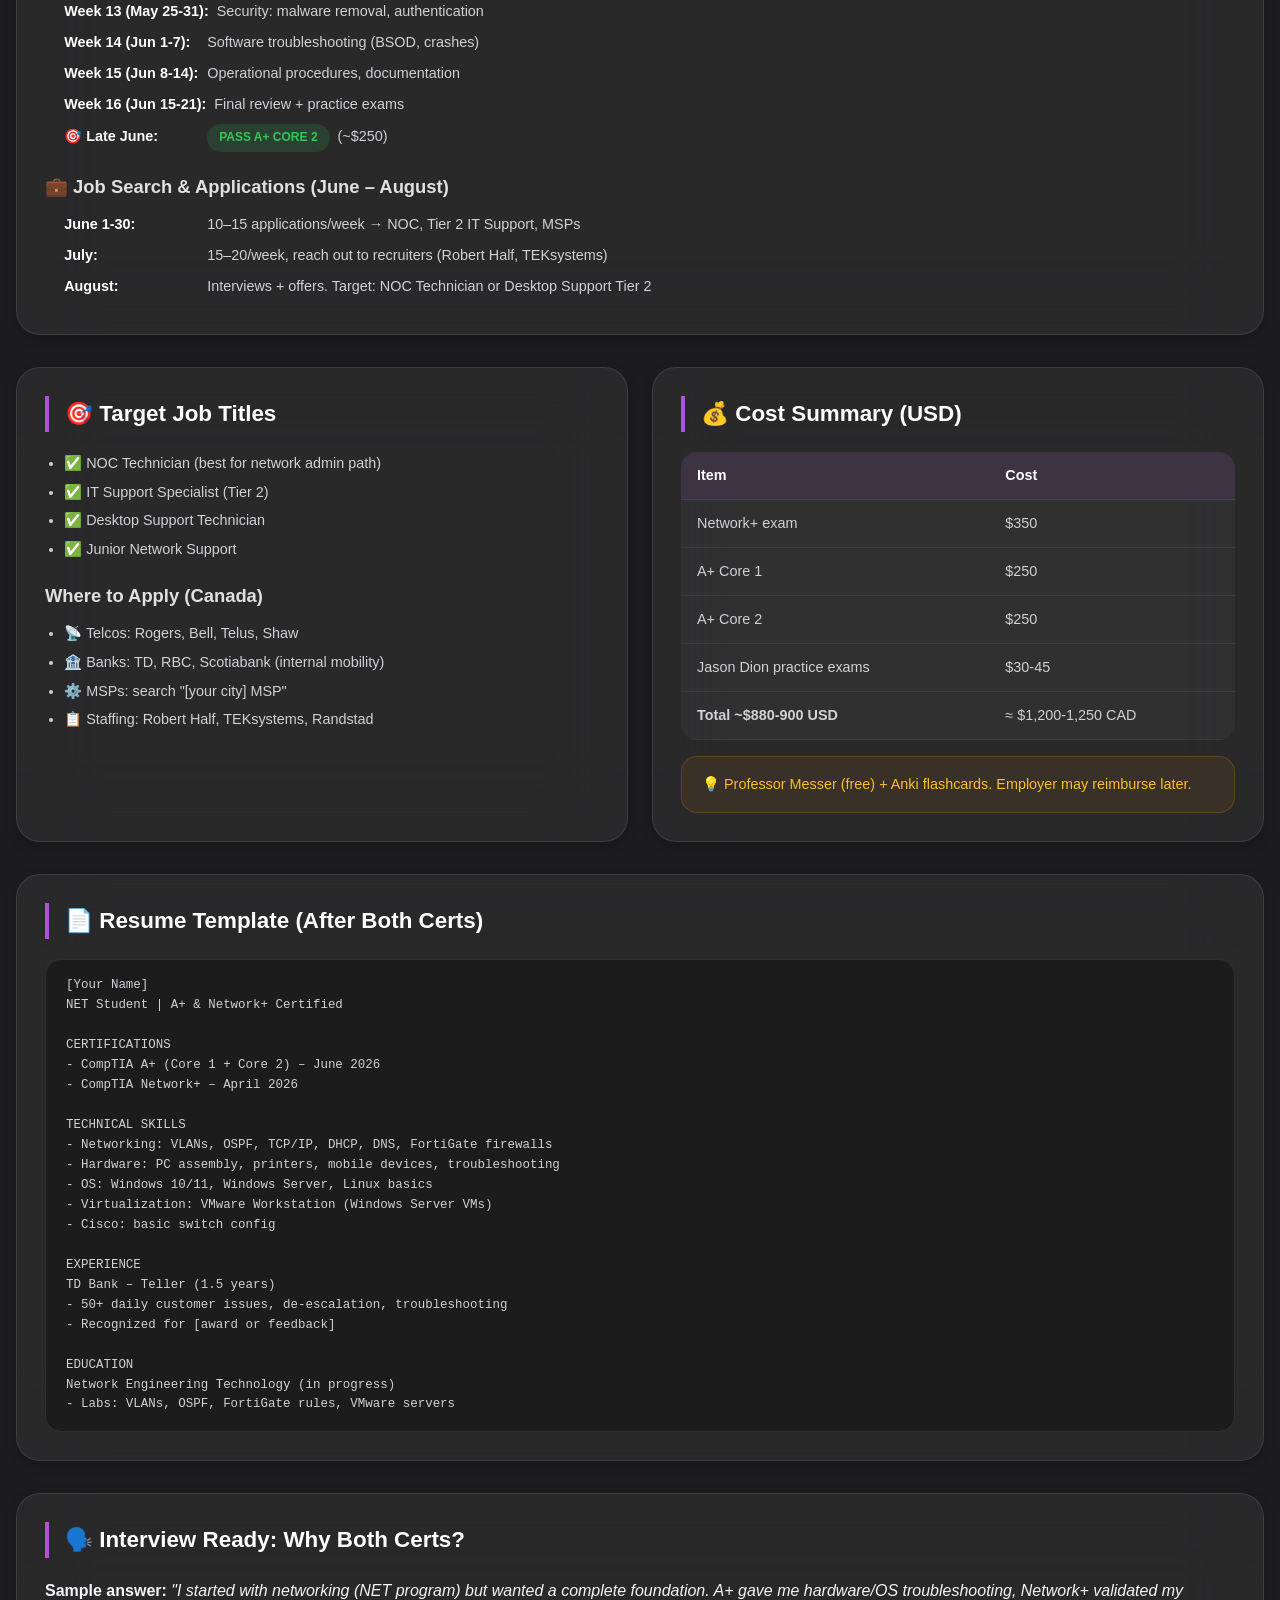
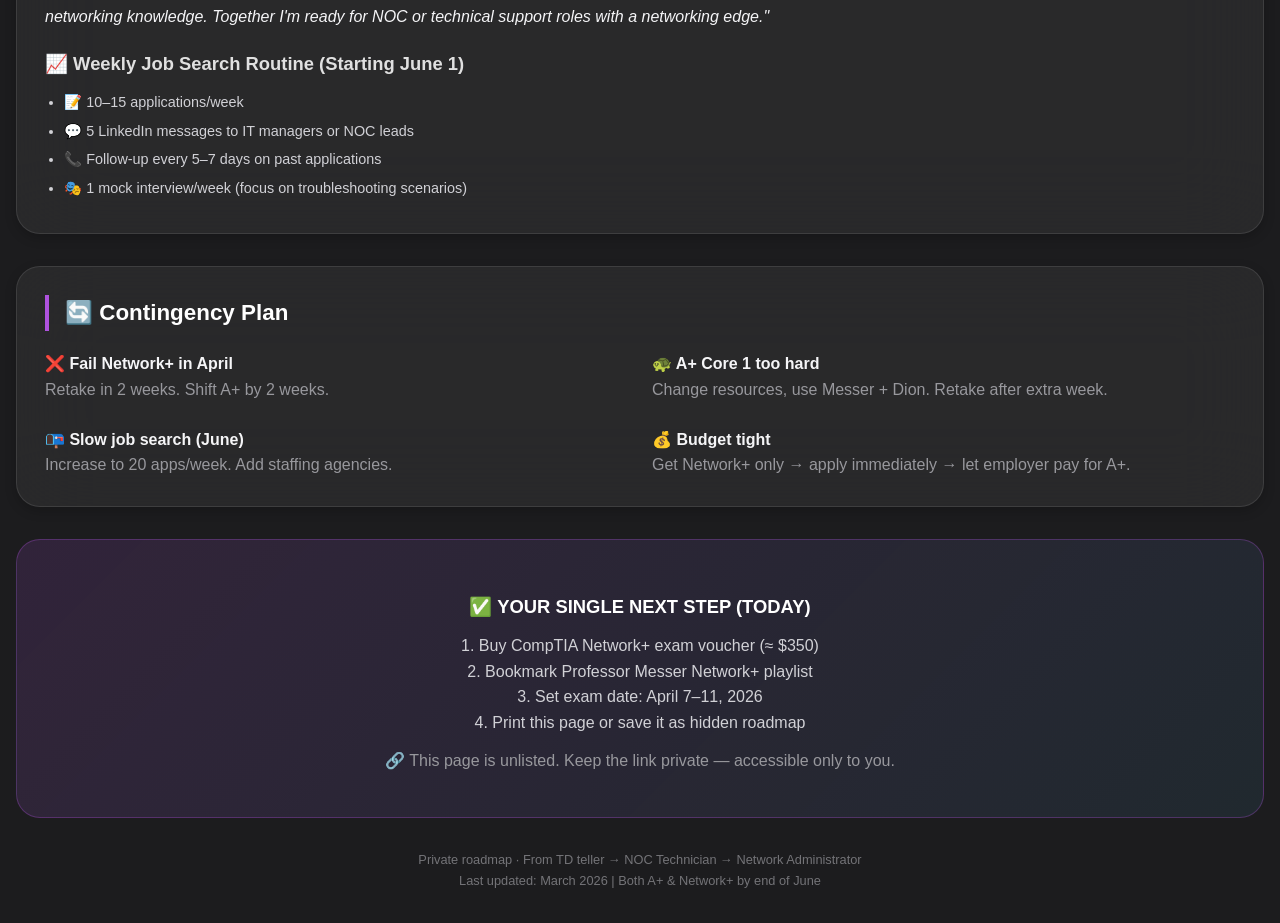
<file: roadmap.html>
<!DOCTYPE html>
<html lang="en">
<head>
    <meta charset="UTF-8">
    <meta name="viewport" content="width=device-width, initial-scale=1.0, user-scalable=yes">
    <title>Roadmap • Network Admin Plan</title>
    <style>
        * {
            margin: 0;
            padding: 0;
            box-sizing: border-box;
        }

        :root {
            --bg: #1c1c1e;
            --card-bg: rgba(44, 44, 46, 0.82);
            --card-border: rgba(255, 255, 255, 0.1);
            --text: #f5f5f7;
            --text-secondary: #98989d;
            --accent: #af52de;
            --accent-glow: rgba(175, 82, 222, 0.3);
            --green: #34c759;
            --red: #ff3b30;
            --orange: #ff9500;
            --blue: #5ac8fa;
        }

        body {
            background: var(--bg);
            font-family: -apple-system, BlinkMacSystemFont, 'Segoe UI', Roboto, sans-serif;
            line-height: 1.6;
            padding: 2rem 1rem;
            color: var(--text);
            -webkit-font-smoothing: antialiased;
            min-height: 100vh;
        }

        .container {
            max-width: 1280px;
            margin: 0 auto;
        }

        .hero {
            background: linear-gradient(135deg, #1a1a2e 0%, #2d1b3d 50%, #1c1c1e 100%);
            border: 1px solid rgba(175, 82, 222, 0.25);
            color: white;
            border-radius: 2rem;
            padding: 2.5rem;
            margin-bottom: 2.5rem;
            box-shadow: 0 20px 40px -15px rgba(175, 82, 222, 0.2);
            position: relative;
            overflow: hidden;
        }
        .hero::before {
            content: '';
            position: absolute;
            top: -50%;
            right: -20%;
            width: 400px;
            height: 400px;
            background: radial-gradient(circle, rgba(175, 82, 222, 0.15) 0%, transparent 70%);
            pointer-events: none;
        }
        .hero h1 {
            font-size: 2.2rem;
            font-weight: 700;
            letter-spacing: -0.02em;
            margin-bottom: 0.5rem;
            line-height: 1.2;
            position: relative;
            z-index: 1;
        }
        .hero .badge {
            display: inline-block;
            background: var(--accent);
            padding: 0.3rem 0.85rem;
            border-radius: 2rem;
            font-size: 0.8rem;
            font-weight: 600;
            margin-bottom: 1rem;
            letter-spacing: 0.3px;
            position: relative;
            z-index: 1;
        }
        .hero p {
            font-size: 1.05rem;
            color: #cbd5e1;
            max-width: 700px;
            position: relative;
            z-index: 1;
        }

        .card {
            background: var(--card-bg);
            backdrop-filter: blur(40px);
            -webkit-backdrop-filter: blur(40px);
            border: 1px solid var(--card-border);
            border-radius: 1.5rem;
            padding: 1.75rem;
            margin-bottom: 2rem;
            box-shadow: 0 4px 12px rgba(0, 0, 0, 0.2);
            transition: all 0.35s cubic-bezier(0.4, 0, 0.2, 1);
        }
        .card:hover {
            box-shadow: 0 12px 30px rgba(175, 82, 222, 0.15);
            border-color: rgba(175, 82, 222, 0.4);
            transform: translateY(-2px);
        }

        h2 {
            font-size: 1.4rem;
            font-weight: 700;
            margin-bottom: 1.25rem;
            display: flex;
            align-items: center;
            gap: 0.5rem;
            border-left: 4px solid var(--accent);
            padding-left: 1rem;
            color: #fff;
        }
        h3 {
            font-size: 1.15rem;
            font-weight: 600;
            margin: 1.25rem 0 0.75rem 0;
            color: #e0e0e0;
        }

        .phase-item {
            background: rgba(255, 255, 255, 0.04);
            border-radius: 1rem;
            padding: 1.25rem 1.5rem;
            border-left: 4px solid var(--accent);
            margin-bottom: 0.75rem;
            transition: background 0.2s;
        }
        .phase-item:hover {
            background: rgba(255, 255, 255, 0.06);
        }
        .phase-title {
            font-weight: 700;
            font-size: 1.1rem;
            margin-bottom: 0.3rem;
            color: #fff;
        }
        .phase-desc {
            color: var(--text-secondary);
            font-size: 0.9rem;
        }

        .week-list {
            list-style: none;
            margin-top: 0.75rem;
        }
        .week-list li {
            margin-bottom: 0.5rem;
            display: flex;
            align-items: baseline;
            gap: 0.5rem;
            font-size: 0.9rem;
            color: #d1d1d6;
        }
        .week-list li strong {
            min-width: 135px;
            font-weight: 600;
            color: #fff;
            flex-shrink: 0;
        }

        .chip {
            padding: 0.25rem 0.75rem;
            border-radius: 20px;
            font-size: 0.75rem;
            font-weight: 600;
            white-space: nowrap;
        }
        .chip.green {
            background: rgba(52, 199, 89, 0.15);
            color: var(--green);
        }
        .chip.blue {
            background: rgba(90, 200, 250, 0.15);
            color: var(--blue);
        }
        .chip.purple {
            background: rgba(175, 82, 222, 0.15);
            color: var(--accent);
        }

        .grid-2col {
            display: grid;
            grid-template-columns: 1fr 1fr;
            gap: 1.5rem;
        }
        @media (max-width: 700px) {
            .grid-2col {
                grid-template-columns: 1fr;
            }
            .hero h1 {
                font-size: 1.5rem;
            }
            .hero {
                padding: 1.75rem;
            }
            .week-list li strong {
                min-width: 100px;
            }
        }

        table {
            width: 100%;
            border-collapse: collapse;
            background: rgba(255, 255, 255, 0.03);
            border-radius: 1rem;
            overflow: hidden;
        }
        th,
        td {
            text-align: left;
            padding: 0.75rem 1rem;
            border-bottom: 1px solid rgba(255, 255, 255, 0.06);
            font-size: 0.9rem;
        }
        th {
            background: rgba(175, 82, 222, 0.1);
            font-weight: 600;
            color: #fff;
        }
        td {
            color: #d1d1d6;
        }

        .cost-box {
            background: rgba(255, 149, 0, 0.08);
            border: 1px solid rgba(255, 149, 0, 0.2);
            border-radius: 1rem;
            padding: 1rem 1.25rem;
            font-weight: 500;
            font-size: 0.9rem;
            color: #fbbf24;
        }

        .next-step {
            background: linear-gradient(135deg, rgba(175, 82, 222, 0.15) 0%, rgba(90, 200, 250, 0.08) 100%);
            border: 1px solid rgba(175, 82, 222, 0.3);
            border-radius: 1.5rem;
            padding: 2rem;
            text-align: center;
        }
        .next-step h3 {
            color: #fff;
            margin-bottom: 0.75rem;
        }
        .next-step p {
            margin-bottom: 0.75rem;
            color: #d1d1d6;
        }

        pre {
            background: rgba(0, 0, 0, 0.3);
            padding: 1rem 1.25rem;
            border-radius: 1rem;
            overflow-x: auto;
            font-size: 0.78rem;
            font-family: 'SF Mono', 'Menlo', 'Courier New', monospace;
            line-height: 1.6;
            border: 1px solid rgba(255, 255, 255, 0.08);
            color: #d1d1d6;
        }

        ul {
            padding-left: 1.2rem;
        }
        ul li {
            margin-bottom: 0.35rem;
            font-size: 0.9rem;
            color: #d1d1d6;
        }

        a {
            color: var(--accent);
            text-decoration: none;
        }
        a:hover {
            text-decoration: underline;
        }

        footer {
            text-align: center;
            margin-top: 2rem;
            font-size: 0.8rem;
            color: var(--text-secondary);
            opacity: 0.7;
        }
    </style>
</head>
<body>
    <div class="container">
        <div class="hero">
            <span class="badge">🔐 PRIVATE ROADMAP — SPRING/SUMMER 2026</span>
            <h1>From Teller to NOC Technician<br>→ Network Administrator</h1>
            <p>✅ NET student · TD teller (1.5 yrs) · VMware/Cisco/FortiGate · Zero certs → A+ &amp; Network+ by June</p>
        </div>

        <div class="card">
            <h2>📅 Big Picture Timeline</h2>
            <div class="phase-item">
                <div class="phase-title">🌱 Phase 1: Network+ (March – early April)</div>
                <div class="phase-desc">Already know VLANs, OSPF, FortiGate → fast win. Exam by April 7–11.</div>
            </div>
            <div class="phase-item">
                <div class="phase-title">🖥️ Phase 2: A+ Core 1 (April – mid-May)</div>
                <div class="phase-desc">Hardware, motherboards, storage, printers, peripherals.</div>
            </div>
            <div class="phase-item">
                <div class="phase-title">⚙️ Phase 3: A+ Core 2 (mid-May – June)</div>
                <div class="phase-desc">Windows, Linux, macOS, security, software troubleshooting.</div>
            </div>
            <div class="phase-item">
                <div class="phase-title">🚀 Phase 4: Job Search (June – August)</div>
                <div class="phase-desc">NOC Technician / Tier 2 IT Support. 10–15 apps/week + networking.</div>
            </div>
        </div>

        <div class="card">
            <h2>📌 Week-by-Week Map (March → August)</h2>

            <h3>📡 Network+ (March 1 – April 4)</h3>
            <ul class="week-list">
                <li><strong>Week 1 (Mar 1-7):</strong> OSI, TCP/IP, ports, protocols</li>
                <li><strong>Week 2 (Mar 8-14):</strong> Subnetting, CIDR, OSPF, static routes</li>
                <li><strong>Week 3 (Mar 15-21):</strong> VLANs, trunking, switching, wireless</li>
                <li><strong>Week 4 (Mar 22-28):</strong> Firewalls, ACLs, monitoring, troubleshooting</li>
                <li><strong>Week 5 (Mar 29-Apr 4):</strong> Review + Jason Dion practice exams</li>
                <li><strong>🎯 Early April:</strong> <span class="chip green">PASS NETWORK+</span> (exam ~$350)</li>
            </ul>

            <h3>🛠️ A+ Core 1 — Hardware (April 6 → May 10)</h3>
            <ul class="week-list">
                <li><strong>Week 6 (Apr 6-12):</strong> Motherboards, CPUs, BIOS/UEFI</li>
                <li><strong>Week 7 (Apr 13-19):</strong> RAM types, storage, RAID, NVMe</li>
                <li><strong>Week 8 (Apr 20-26):</strong> Peripherals, displays, printers</li>
                <li><strong>Week 9 (Apr 27-May 3):</strong> Networking hardware + troubleshooting tools</li>
                <li><strong>Week 10 (May 4-10):</strong> Practice tests, weak areas review</li>
                <li><strong>🎯 Mid-May:</strong> <span class="chip green">PASS A+ CORE 1</span> (~$250)</li>
            </ul>

            <h3>🐧 A+ Core 2 — OS/Software (May 11 → June 21)</h3>
            <ul class="week-list">
                <li><strong>Week 11 (May 11-17):</strong> Windows fundamentals, CLI, registry</li>
                <li><strong>Week 12 (May 18-24):</strong> Linux + macOS basics, permissions</li>
                <li><strong>Week 13 (May 25-31):</strong> Security: malware removal, authentication</li>
                <li><strong>Week 14 (Jun 1-7):</strong> Software troubleshooting (BSOD, crashes)</li>
                <li><strong>Week 15 (Jun 8-14):</strong> Operational procedures, documentation</li>
                <li><strong>Week 16 (Jun 15-21):</strong> Final review + practice exams</li>
                <li><strong>🎯 Late June:</strong> <span class="chip green">PASS A+ CORE 2</span> (~$250)</li>
            </ul>

            <h3>💼 Job Search &amp; Applications (June – August)</h3>
            <ul class="week-list">
                <li><strong>June 1-30:</strong> 10–15 applications/week → NOC, Tier 2 IT Support, MSPs</li>
                <li><strong>July:</strong> 15–20/week, reach out to recruiters (Robert Half, TEKsystems)</li>
                <li><strong>August:</strong> Interviews + offers. Target: NOC Technician or Desktop Support Tier 2</li>
            </ul>
        </div>

        <div class="grid-2col">
            <div class="card">
                <h2>🎯 Target Job Titles</h2>
                <ul>
                    <li>✅ NOC Technician (best for network admin path)</li>
                    <li>✅ IT Support Specialist (Tier 2)</li>
                    <li>✅ Desktop Support Technician</li>
                    <li>✅ Junior Network Support</li>
                </ul>
                <h3>Where to Apply (Canada)</h3>
                <ul>
                    <li>📡 Telcos: Rogers, Bell, Telus, Shaw</li>
                    <li>🏦 Banks: TD, RBC, Scotiabank (internal mobility)</li>
                    <li>⚙️ MSPs: search "[your city] MSP"</li>
                    <li>📋 Staffing: Robert Half, TEKsystems, Randstad</li>
                </ul>
            </div>
            <div class="card">
                <h2>💰 Cost Summary (USD)</h2>
                <table>
                    <tr><th>Item</th><th>Cost</th></tr>
                    <tr><td>Network+ exam</td><td>$350</td></tr>
                    <tr><td>A+ Core 1</td><td>$250</td></tr>
                    <tr><td>A+ Core 2</td><td>$250</td></tr>
                    <tr><td>Jason Dion practice exams</td><td>$30-45</td></tr>
                    <tr><td><strong>Total ~$880-900 USD</strong></td><td>≈ $1,200-1,250 CAD</td></tr>
                </table>
                <div class="cost-box" style="margin-top:1rem;">
                    💡 Professor Messer (free) + Anki flashcards. Employer may reimburse later.
                </div>
            </div>
        </div>

        <div class="card">
            <h2>📄 Resume Template (After Both Certs)</h2>
            <pre>[Your Name]
NET Student | A+ &amp; Network+ Certified

CERTIFICATIONS
- CompTIA A+ (Core 1 + Core 2) – June 2026
- CompTIA Network+ – April 2026

TECHNICAL SKILLS
- Networking: VLANs, OSPF, TCP/IP, DHCP, DNS, FortiGate firewalls
- Hardware: PC assembly, printers, mobile devices, troubleshooting
- OS: Windows 10/11, Windows Server, Linux basics
- Virtualization: VMware Workstation (Windows Server VMs)
- Cisco: basic switch config

EXPERIENCE
TD Bank – Teller (1.5 years)
- 50+ daily customer issues, de-escalation, troubleshooting
- Recognized for [award or feedback]

EDUCATION
Network Engineering Technology (in progress)
- Labs: VLANs, OSPF, FortiGate rules, VMware servers</pre>
        </div>

        <div class="card">
            <h2>🗣️ Interview Ready: Why Both Certs?</h2>
            <p><strong>Sample answer:</strong> <em>"I started with networking (NET program) but wanted a complete foundation. A+ gave me hardware/OS troubleshooting, Network+ validated my networking knowledge. Together I'm ready for NOC or technical support roles with a networking edge."</em></p>
            <h3>📈 Weekly Job Search Routine (Starting June 1)</h3>
            <ul>
                <li>📝 10–15 applications/week</li>
                <li>💬 5 LinkedIn messages to IT managers or NOC leads</li>
                <li>📞 Follow-up every 5–7 days on past applications</li>
                <li>🎭 1 mock interview/week (focus on troubleshooting scenarios)</li>
            </ul>
        </div>

        <div class="card">
            <h2>🔄 Contingency Plan</h2>
            <div class="grid-2col">
                <div><strong>❌ Fail Network+ in April</strong><br><span style="color:#98989d;">Retake in 2 weeks. Shift A+ by 2 weeks.</span></div>
                <div><strong>🐢 A+ Core 1 too hard</strong><br><span style="color:#98989d;">Change resources, use Messer + Dion. Retake after extra week.</span></div>
                <div><strong>📭 Slow job search (June)</strong><br><span style="color:#98989d;">Increase to 20 apps/week. Add staffing agencies.</span></div>
                <div><strong>💰 Budget tight</strong><br><span style="color:#98989d;">Get Network+ only → apply immediately → let employer pay for A+.</span></div>
            </div>
        </div>

        <div class="next-step">
            <h3>✅ YOUR SINGLE NEXT STEP (TODAY)</h3>
            <p>1. Buy CompTIA Network+ exam voucher (≈ $350)<br>
            2. Bookmark Professor Messer Network+ playlist<br>
            3. Set exam date: April 7–11, 2026<br>
            4. Print this page or save it as hidden roadmap</p>
            <p style="color:#98989d;">🔗 This page is unlisted. Keep the link private — accessible only to you.</p>
        </div>

        <footer>
            Private roadmap · From TD teller → NOC Technician → Network Administrator<br>
            Last updated: March 2026 | Both A+ &amp; Network+ by end of June
        </footer>
    </div>
</body>
</html>
</file>
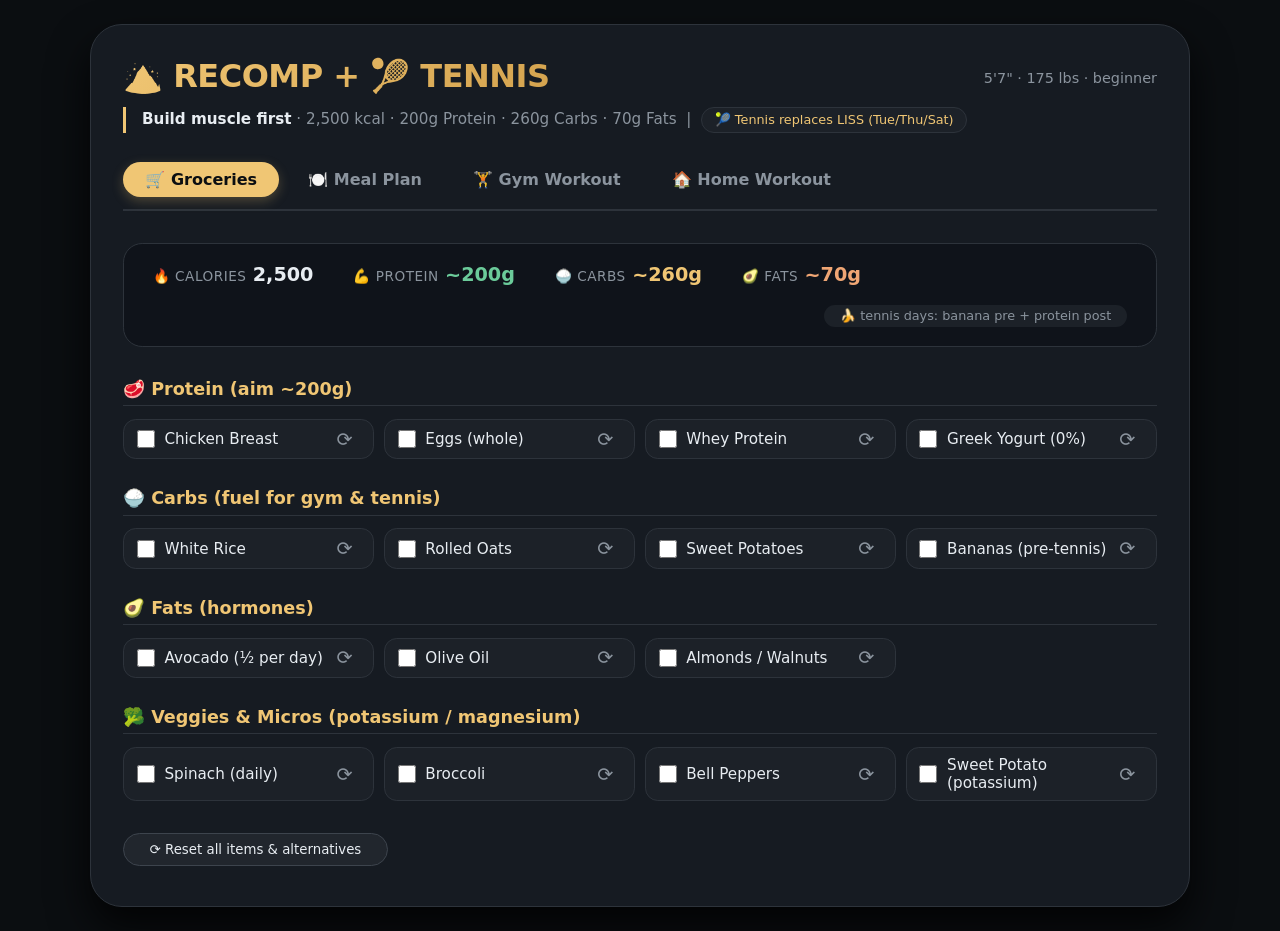
<file: workout.html>
<!DOCTYPE html>
<html lang="en">
<head>
    <meta charset="UTF-8" />
    <meta name="viewport" content="width=device-width, initial-scale=1.0" />
    <title>Recomp + Tennis · 4‑Tab Dashboard</title>
    <style>
        * {
            margin: 0;
            padding: 0;
            box-sizing: border-box;
            font-family: system-ui, -apple-system, 'Segoe UI', Roboto, sans-serif;
        }

        body {
            background: #0b0e11;
            color: #e8edf2;
            min-height: 100vh;
            display: flex;
            justify-content: center;
            padding: 1.5rem;
        }

        .container {
            max-width: 1100px;
            width: 100%;
            background: #161b22;
            border-radius: 2rem;
            padding: 2rem 2rem 2.5rem;
            box-shadow: 0 20px 40px rgba(0, 0, 0, 0.8);
            border: 1px solid #2d333b;
        }

        h1 {
            font-size: 2rem;
            font-weight: 700;
            letter-spacing: -0.5px;
            background: linear-gradient(135deg, #f0c674, #d4a34e);
            -webkit-background-clip: text;
            -webkit-text-fill-color: transparent;
            display: inline-block;
            margin-bottom: 0.25rem;
        }

        .subhead {
            color: #8b949e;
            font-size: 0.95rem;
            border-left: 3px solid #f0c674;
            padding-left: 1rem;
            margin: 0.5rem 0 1.8rem 0;
            line-height: 1.6;
        }
        .subhead strong {
            color: #e8edf2;
        }
        .subhead .tennis-badge {
            display: inline-block;
            background: #1c2128;
            padding: 0.1rem 0.8rem;
            border-radius: 30px;
            font-size: 0.8rem;
            color: #f0c674;
            border: 1px solid #2d333b;
        }

        /* Tabs */
        .tabs {
            display: flex;
            gap: 0.4rem;
            border-bottom: 2px solid #2d333b;
            padding-bottom: 0.75rem;
            margin-bottom: 2rem;
            flex-wrap: wrap;
        }

        .tab-btn {
            background: transparent;
            border: none;
            color: #8b949e;
            font-size: 1rem;
            font-weight: 600;
            padding: 0.5rem 1.4rem;
            border-radius: 40px;
            cursor: pointer;
            transition: 0.2s ease;
        }
        .tab-btn:hover {
            color: #e8edf2;
            background: #21262d;
        }
        .tab-btn.active {
            background: #f0c674;
            color: #0b0e11;
            box-shadow: 0 4px 12px rgba(240, 198, 116, 0.25);
        }

        .tab-content {
            display: none;
            animation: fade 0.25s ease;
        }
        .tab-content.active {
            display: block;
        }

        @keyframes fade {
            0% {
                opacity: 0.3;
                transform: translateY(6px);
            }
            100% {
                opacity: 1;
                transform: translateY(0);
            }
        }

        /* Macro summary */
        .macro-summary {
            display: flex;
            flex-wrap: wrap;
            gap: 1.2rem 2.5rem;
            background: #0f131a;
            padding: 1.2rem 1.8rem;
            border-radius: 1.2rem;
            border: 1px solid #2d333b;
            margin-bottom: 2rem;
        }
        .macro-item {
            display: flex;
            align-items: baseline;
            gap: 0.4rem;
        }
        .macro-item .label {
            color: #8b949e;
            font-size: 0.85rem;
            font-weight: 500;
            text-transform: uppercase;
            letter-spacing: 0.5px;
        }
        .macro-item .value {
            font-weight: 700;
            font-size: 1.2rem;
        }
        .macro-item .value.protein {
            color: #6bcb9a;
        }
        .macro-item .value.carbs {
            color: #f0c674;
        }
        .macro-item .value.fats {
            color: #f0a674;
        }
        .macro-item .value.cals {
            color: #e8edf2;
        }
        .macro-note {
            color: #8b949e;
            font-size: 0.8rem;
            margin-left: auto;
            background: #1c2128;
            padding: 0.2rem 1rem;
            border-radius: 30px;
            white-space: nowrap;
        }
        @media (max-width: 680px) {
            .macro-note {
                margin-left: 0;
                white-space: normal;
            }
            .macro-summary {
                flex-direction: column;
                gap: 0.6rem;
            }
        }

        /* Grocery & Meal shared item styles */
        .grocery-category {
            margin-top: 1.8rem;
        }
        .grocery-category h3 {
            font-size: 1.1rem;
            font-weight: 600;
            color: #f0c674;
            border-bottom: 1px solid #2d333b;
            padding-bottom: 0.4rem;
            margin-bottom: 0.8rem;
            display: flex;
            align-items: center;
            gap: 0.5rem;
        }

        .food-grid {
            display: grid;
            grid-template-columns: repeat(auto-fill, minmax(210px, 1fr));
            gap: 0.6rem;
        }

        .food-item {
            background: #1c2128;
            border: 1px solid #2d333b;
            border-radius: 0.8rem;
            padding: 0.5rem 1rem 0.5rem 0.8rem;
            display: flex;
            align-items: center;
            justify-content: space-between;
            transition: 0.15s;
        }
        .food-item:hover {
            border-color: #f0c67466;
            background: #222830;
        }

        .food-item label {
            display: flex;
            align-items: center;
            gap: 0.6rem;
            cursor: pointer;
            flex: 1;
            font-size: 0.95rem;
        }
        .food-item input[type="checkbox"] {
            accent-color: #f0c674;
            width: 18px;
            height: 18px;
            cursor: pointer;
            flex-shrink: 0;
        }
        .food-item .alt-btn {
            background: transparent;
            border: none;
            color: #8b949e;
            font-size: 1.2rem;
            cursor: pointer;
            padding: 0.1rem 0.3rem;
            border-radius: 0.4rem;
            transition: 0.15s;
            line-height: 1;
        }
        .food-item .alt-btn:hover {
            color: #f0c674;
            background: #2d333b;
            transform: rotate(30deg);
        }
        .food-item .alt-label {
            font-size: 0.7rem;
            color: #8b949e;
            background: #2d333b;
            padding: 0.05rem 0.5rem;
            border-radius: 20px;
            margin-left: 0.3rem;
            white-space: nowrap;
        }

        .reset-btn {
            margin-top: 2rem;
            background: #21262d;
            border: none;
            color: #e8edf2;
            padding: 0.5rem 1.6rem;
            border-radius: 40px;
            font-weight: 500;
            cursor: pointer;
            border: 1px solid #3d444d;
            transition: 0.15s;
        }
        .reset-btn:hover {
            background: #2d333b;
            border-color: #f0c674;
        }

        /* Meal Plan specific */
        .meal-grid {
            display: grid;
            grid-template-columns: 1fr 1fr;
            gap: 1rem;
        }
        @media (max-width: 680px) {
            .meal-grid {
                grid-template-columns: 1fr;
            }
            .container {
                padding: 1.2rem;
            }
            .food-grid {
                grid-template-columns: 1fr;
            }
        }

        .meal-card {
            background: #0f131a;
            border: 1px solid #2d333b;
            border-radius: 1rem;
            padding: 1rem 1.2rem;
            border-left: 4px solid #f0c674;
        }
        .meal-card h4 {
            color: #f0c674;
            font-size: 1rem;
            margin-bottom: 0.6rem;
            display: flex;
            justify-content: space-between;
        }
        .meal-card h4 span {
            color: #8b949e;
            font-weight: 400;
            font-size: 0.8rem;
        }
        .meal-card .meal-item-list {
            list-style: none;
            margin: 0;
        }
        .meal-card .meal-item-list li {
            display: flex;
            align-items: center;
            justify-content: space-between;
            padding: 0.3rem 0;
            border-bottom: 1px solid #1c2128;
            gap: 0.4rem;
        }
        .meal-card .meal-item-list li .item-name {
            display: flex;
            align-items: center;
            gap: 0.5rem;
            flex: 1;
            font-size: 0.9rem;
        }
        .meal-card .meal-item-list li .item-name input[type="checkbox"] {
            accent-color: #f0c674;
            width: 16px;
            height: 16px;
            cursor: pointer;
            flex-shrink: 0;
        }
        .meal-card .meal-item-list li .macro-tag {
            color: #8b949e;
            font-size: 0.7rem;
            background: #1c2128;
            padding: 0.05rem 0.6rem;
            border-radius: 20px;
            margin-right: 0.3rem;
            white-space: nowrap;
        }
        .meal-card .meal-item-list li .alt-btn-sm {
            background: transparent;
            border: none;
            color: #8b949e;
            font-size: 1rem;
            cursor: pointer;
            padding: 0 0.2rem;
            border-radius: 0.3rem;
            transition: 0.15s;
            line-height: 1;
        }
        .meal-card .meal-item-list li .alt-btn-sm:hover {
            color: #f0c674;
            background: #2d333b;
            transform: rotate(30deg);
        }
        .meal-card .meal-item-list li .alt-label-sm {
            font-size: 0.6rem;
            color: #8b949e;
            background: #2d333b;
            padding: 0.05rem 0.4rem;
            border-radius: 20px;
            margin-left: 0.2rem;
        }
        .meal-card .prep-note {
            font-size: 0.75rem;
            color: #6bcb9a;
            margin-top: 0.5rem;
            border-top: 1px solid #1c2128;
            padding-top: 0.4rem;
            background: #1c2128;
            border-radius: 0.4rem;
            padding: 0.3rem 0.6rem;
        }
        .meal-card .prep-note strong {
            color: #f0c674;
        }

        .meal-prep-guide {
            grid-column: 1 / -1;
            background: #1c2128;
            border-radius: 1rem;
            padding: 1rem 1.4rem;
            border: 1px solid #2d333b;
            margin-bottom: 0.5rem;
        }
        .meal-prep-guide h4 {
            color: #f0c674;
            margin-bottom: 0.3rem;
        }
        .meal-prep-guide ul {
            list-style: disc;
            padding-left: 1.4rem;
            color: #b1bac4;
            font-size: 0.9rem;
        }

        .tennis-addon {
            background: #1c2128;
            padding: 0.5rem 0.8rem;
            border-radius: 0.6rem;
            margin-top: 0.6rem;
            font-size: 0.85rem;
            border: 1px dashed #2d333b;
        }
        .tennis-addon strong {
            color: #f0c674;
        }

        /* Workout cards */
        .workout-grid {
            display: grid;
            grid-template-columns: 1fr 1fr;
            gap: 1.5rem;
            margin-top: 0.5rem;
        }
        @media (max-width: 680px) {
            .workout-grid {
                grid-template-columns: 1fr;
            }
        }

        .workout-card {
            background: #0f131a;
            border: 1px solid #2d333b;
            border-radius: 1.2rem;
            padding: 1.4rem 1.6rem;
        }
        .workout-card h3 {
            font-size: 1.2rem;
            display: flex;
            align-items: center;
            gap: 0.6rem;
            margin-bottom: 0.8rem;
            color: #f0c674;
        }
        .workout-card h3 span {
            font-size: 0.8rem;
            font-weight: 400;
            color: #8b949e;
            background: #21262d;
            padding: 0.1rem 0.8rem;
            border-radius: 20px;
        }
        .workout-card .day {
            color: #a5b1c2;
            font-weight: 600;
            margin-top: 0.8rem;
            font-size: 0.9rem;
            border-top: 1px solid #21262d;
            padding-top: 0.6rem;
        }
        .workout-card ul {
            list-style: none;
            margin: 0.3rem 0 0.2rem 0;
        }
        .workout-card li {
            padding: 0.25rem 0;
            display: flex;
            align-items: center;
            justify-content: space-between;
            border-bottom: 1px solid #1c2128;
            font-size: 0.95rem;
            flex-wrap: wrap;
        }
        .workout-card li .sets {
            color: #8b949e;
            font-weight: 400;
            white-space: nowrap;
            margin-left: 0.5rem;
        }
        .workout-card .note {
            color: #8b949e;
            font-size: 0.8rem;
            margin-top: 0.6rem;
            border-left: 2px solid #f0c674;
            padding-left: 0.7rem;
        }

        /* GIF dropdown */
        .exercise-wrapper {
            cursor: pointer;
            display: flex;
            align-items: center;
            gap: 0.5rem;
            flex: 1;
        }
        .exercise-wrapper:hover .gif-toggle {
            color: #e8edf2;
        }
        .gif-toggle {
            font-size: 0.65rem;
            color: #f0c674;
            transition: 0.2s;
            min-width: 1.2rem;
            text-align: center;
        }
        .gif-dropdown {
            display: none;
            margin-top: 0.5rem;
            margin-bottom: 0.5rem;
            background: #0f131a;
            border-radius: 0.5rem;
            overflow: hidden;
            border: 1px solid #2d333b;
            padding: 0.5rem;
            width: 100%;
        }
        .gif-dropdown.open {
            display: block;
        }
        .gif-dropdown iframe {
            border: 0;
            width: 100%;
            height: 200px;
            border-radius: 0.3rem;
        }

        /* Progression toggle & dropdown */
        .prog-toggle {
            cursor: pointer;
            font-size: 0.7rem;
            color: #6bcb9a;
            margin-left: 0.3rem;
            padding: 0.1rem 0.3rem;
            border-radius: 0.3rem;
            transition: 0.15s;
            background: #1c2128;
            border: 1px solid #2d333b;
            line-height: 1.4;
        }
        .prog-toggle:hover {
            background: #2d333b;
            border-color: #6bcb9a;
        }
        .prog-dropdown {
            display: none;
            margin-top: 0.5rem;
            margin-bottom: 0.3rem;
            background: #1c2128;
            border-radius: 0.5rem;
            padding: 0.8rem 1rem;
            border: 1px solid #2d333b;
            width: 100%;
        }
        .prog-dropdown.open {
            display: block;
        }
        .prog-dropdown strong {
            color: #f0c674;
        }
        .prog-dropdown ul {
            list-style: disc;
            padding-left: 1.2rem;
            margin: 0.4rem 0;
            color: #b1bac4;
            font-size: 0.9rem;
        }
        .prog-dropdown ul li {
            border-bottom: none;
            padding: 0.1rem 0;
            display: list-item;
        }
        .prog-dropdown .prog-note {
            color: #8b949e;
            font-size: 0.8rem;
            margin-top: 0.3rem;
        }

        .cardio-section {
            margin-top: 1.8rem;
            background: #0f131a;
            border: 1px solid #2d333b;
            border-radius: 1.2rem;
            padding: 1.2rem 1.6rem;
        }
        .cardio-section h3 {
            color: #f0c674;
            margin-bottom: 0.6rem;
        }
        .cardio-grid {
            display: flex;
            flex-wrap: wrap;
            gap: 0.8rem 1.2rem;
            margin-top: 0.3rem;
        }
        .cardio-grid .day-card {
            background: #1c2128;
            padding: 0.4rem 1.2rem;
            border-radius: 30px;
            font-size: 0.9rem;
            border: 1px solid #2d333b;
        }
        .cardio-grid .day-card strong {
            color: #f0c674;
        }
        .tennis-fuel-box {
            background: #1c2128;
            padding: 0.8rem 1.2rem;
            border-radius: 0.8rem;
            margin-top: 1rem;
            border-left: 4px solid #f0c674;
        }
        .tennis-fuel-box strong {
            color: #f0c674;
        }
        .steps {
            margin-top: 0.8rem;
            color: #8b949e;
            font-size: 0.9rem;
        }
        .steps strong {
            color: #e8edf2;
        }

        .footer-tip {
            margin-top: 2rem;
            background: #1c2128;
            border-radius: 1rem;
            padding: 0.8rem 1.4rem;
            border-left: 4px solid #f0c674;
            color: #b1bac4;
            font-size: 0.9rem;
        }
        .footer-tip strong {
            color: #f0c674;
        }

        .flex {
            display: flex;
            justify-content: space-between;
            align-items: center;
            flex-wrap: wrap;
        }
    </style>
</head>
<body>
    <div class="container">

        <div class="flex">
            <h1>⛰️ RECOMP + 🎾 TENNIS</h1>
            <span style="color:#8b949e; font-size:0.9rem;">5'7" · 175 lbs · beginner</span>
        </div>
        <div class="subhead">
            <strong>Build muscle first</strong> · 2,500 kcal · 200g Protein · 260g Carbs · 70g Fats
            &nbsp;|&nbsp; <span class="tennis-badge">🎾 Tennis replaces LISS (Tue/Thu/Sat)</span>
        </div>

        <!-- TABS -->
        <div class="tabs">
            <button class="tab-btn active" data-tab="groceries">🛒 Groceries</button>
            <button class="tab-btn" data-tab="mealplan">🍽️ Meal Plan</button>
            <button class="tab-btn" data-tab="gym">🏋️ Gym Workout</button>
            <button class="tab-btn" data-tab="home">🏠 Home Workout</button>
        </div>

        <!-- ================== TAB 1: GROCERIES ================== -->
        <div id="groceries" class="tab-content active">
            <div class="macro-summary">
                <div class="macro-item"><span class="label">🔥 Calories</span><span class="value cals">2,500</span></div>
                <div class="macro-item"><span class="label">💪 Protein</span><span class="value protein">~200g</span></div>
                <div class="macro-item"><span class="label">🍚 Carbs</span><span class="value carbs">~260g</span></div>
                <div class="macro-item"><span class="label">🥑 Fats</span><span class="value fats">~70g</span></div>
                <div class="macro-note">🍌 tennis days: banana pre + protein post</div>
            </div>
            <div id="grocery-container"></div>
            <button class="reset-btn" id="resetGroceries">⟳ Reset all items & alternatives</button>
        </div>

        <!-- ================== TAB 2: MEAL PLAN (PREP-FRIENDLY) ================== -->
        <div id="mealplan" class="tab-content">
            <div class="macro-summary" style="margin-bottom:1.5rem;">
                <div class="macro-item"><span class="label">🔥 Daily</span><span class="value cals">2,500 kcal</span></div>
                <div class="macro-item"><span class="label">💪 P</span><span class="value protein">200g</span></div>
                <div class="macro-item"><span class="label">🍚 C</span><span class="value carbs">260g</span></div>
                <div class="macro-item"><span class="label">🥑 F</span><span class="value fats">70g</span></div>
                <div class="macro-note">⏰ 4 meals · batch prep 2×/week</div>
            </div>
            <div id="meal-container"></div>
            <button class="reset-btn" id="resetMeals">⟳ Reset all meal alternatives</button>
        </div>

        <!-- ================== TAB 3: GYM WORKOUT ================== -->
        <div id="gym" class="tab-content">
            <div class="workout-grid" style="grid-template-columns:1fr;">
                <div class="workout-card">
                    <h3>🏛️ GYM — 5×5 Strength <span>Mon · Wed · Fri</span></h3>
                    <div style="margin:0.2rem 0 0.6rem 0; color:#8b949e; font-size:0.85rem;">
                        <span style="background:#1c2128;padding:0.1rem 0.6rem;border-radius:20px;">Progressive overload +5 lbs/week</span>
                    </div>

                    <div class="day">MONDAY & FRIDAY — Workout A</div>
                    <ul>
                        <li><span class="exercise-name">Barbell Squat</span><span class="sets">5×5</span></li>
                        <li><span class="exercise-name">Bench Press</span><span class="sets">5×5</span></li>
                        <li><span class="exercise-name">Bent-Over Barbell Row</span><span class="sets">5×5</span></li>
                        <li><span class="exercise-name">Overhead Press (Standing)</span><span class="sets">4×6–8</span></li>
                        <li><span class="exercise-name">Face Pulls (rear delts)</span><span class="sets">3×15</span></li>
                    </ul>

                    <div class="day">WEDNESDAY — Workout B</div>
                    <ul>
                        <li><span class="exercise-name">Barbell Squat</span><span class="sets">5×5</span></li>
                        <li><span class="exercise-name">Overhead Press</span><span class="sets">4×6–8</span></li>
                        <li><span class="exercise-name">Deadlift (or RDL)</span><span class="sets">3×5</span></li>
                        <li>
                            <span class="exercise-name">Weighted Pull-ups (or Lat Pulldown)</span>
                            <span class="sets">3×6–10</span>
                            <span class="prog-toggle" data-target="gym-pullup-prog">📈 Prog</span>
                        </li>
                        <li><span class="exercise-name">Plank</span><span class="sets">3×60s</span></li>
                    </ul>
                    <div id="gym-pullup-prog" class="prog-dropdown">
                        <strong>Pull‑up Progression (to get your first rep):</strong>
                        <ul>
                            <li><strong>1. Negative pull‑ups:</strong> Jump to the top, lower yourself as slowly as possible (5–8 sec). 3 sets of 5 reps.</li>
                            <li><strong>2. Band‑assisted:</strong> Use a resistance band under knees/feet. 3 sets of 8–12 reps.</li>
                            <li><strong>3. Inverted rows:</strong> Feet on floor, pull chest to bar. 3 sets of 10–15 reps.</li>
                            <li><strong>4. Jumping pull‑ups:</strong> Use momentum to get chin over bar. 3 sets of 8 reps.</li>
                            <li><strong>5. Full pull‑ups:</strong> Aim for 3 sets of max reps. Once you can do 3–5, add weight.</li>
                        </ul>
                        <div class="prog-note">📆 Do this 3x per week (on your gym days) after your main lifts.</div>
                    </div>

                    <div class="note">🔥 Add 5 lb to upper lifts / 10 lb to squats weekly. If you stall → eat more carbs pre-workout.</div>
                </div>
            </div>

            <div class="cardio-section">
                <h3>🎾 CARDIO & TENNIS SCHEDULE</h3>
                <div class="cardio-grid">
                    <div class="day-card"><strong>Mon</strong> · Gym A</div>
                    <div class="day-card"><strong>Tue</strong> · 🎾 Tennis (60–90 min)</div>
                    <div class="day-card"><strong>Wed</strong> · Gym B</div>
                    <div class="day-card"><strong>Thu</strong> · 🎾 Tennis <span style="color:#8b949e;">(or 40' incline walk if sore)</span></div>
                    <div class="day-card"><strong>Fri</strong> · Gym A</div>
                    <div class="day-card"><strong>Sat</strong> · 🎾 Tennis</div>
                    <div class="day-card"><strong>Sun</strong> · Full rest</div>
                </div>
                <div class="tennis-fuel-box">
                    <strong>🍌 Beginner tennis fuel:</strong> Banana 30 min before · Protein shake within 30 min after.
                    No extra calories – stick to 2,500 kcal. Tennis counts toward your daily steps.
                </div>
                <div class="steps">
                    <strong>🚶 8,000+ steps</strong> daily (tennis helps). If sore on Thursday, swap for 40-min incline walk (12%, 3.0 mph).
                </div>
            </div>
            <div class="footer-tip">
                <strong>🧠 Gym + tennis rule:</strong> Track waist every Monday. If it shrinks 0.25″/week while strength goes up → you're winning.
                Don't let tennis tire you out for heavy squats – play at 70% effort if you feel fatigued.
            </div>
        </div>

        <!-- ================== TAB 4: HOME WORKOUT ================== -->
        <div id="home" class="tab-content">
            <div class="workout-grid" style="grid-template-columns:1fr;">
                <div class="workout-card">
                    <h3>🏠 HOME — DB + Bench + Pull‑up/Dip bar <span>Mon · Wed · Fri</span></h3>
                    <div style="margin:0.2rem 0 0.6rem 0; color:#8b949e; font-size:0.85rem;">
                        <span style="background:#1c2128;padding:0.1rem 0.6rem;border-radius:20px;">Dumbbells up to 55 lbs · adjustable bench</span>
                    </div>

                    <div class="day">MONDAY & FRIDAY — Home A (Upper/Lower)</div>
                    <ul>
                        <li><span class="exercise-name">Dumbbell Goblet Squats</span><span class="sets">4×10–12</span></li>
                        <li><span class="exercise-name">Dumbbell Bench Press</span><span class="sets">4×8–12</span></li>
                        <li><span class="exercise-name">1‑Arm Dumbbell Rows (bench support)</span><span class="sets">4×10–12</span></li>
                        <li><span class="exercise-name">Dumbbell Overhead Press</span><span class="sets">3×8–12</span></li>
                        <li><span class="exercise-name">Plank Shoulder Taps</span><span class="sets">3×45s</span></li>
                    </ul>

                    <div class="day">WEDNESDAY — Home B (Posterior + Pull-ups/Dips)</div>
                    <ul>
                        <li><span class="exercise-name">Bulgarian Split Squats (bench)</span><span class="sets">3×10–12</span></li>
                        <li><span class="exercise-name">Dumbbell RDLs</span><span class="sets">3×10–12</span></li>
                        <li>
                            <span class="exercise-name">Pull‑ups (or Negatives)</span>
                            <span class="sets">3×6–10</span>
                            <span class="prog-toggle" data-target="home-pullup-prog">📈 Prog</span>
                        </li>
                        <li><span class="exercise-name">Dips (dip bar or bench)</span><span class="sets">3×8–12</span></li>
                        <li><span class="exercise-name">Hanging Leg Raises (or planks)</span><span class="sets">3×15</span></li>
                    </ul>
                    <div id="home-pullup-prog" class="prog-dropdown">
                        <strong>Pull‑up Progression (using your bar):</strong>
                        <ul>
                            <li><strong>1. Negative pull‑ups:</strong> Jump to the top, lower yourself as slowly as possible (5–8 sec). 3 sets of 5 reps.</li>
                            <li><strong>2. Band‑assisted:</strong> Use a resistance band under knees/feet. 3 sets of 8–12 reps.</li>
                            <li><strong>3. Inverted rows:</strong> Feet on floor, pull chest to bar. 3 sets of 10–15 reps.</li>
                            <li><strong>4. Jumping pull‑ups:</strong> Use momentum to get chin over bar. 3 sets of 8 reps.</li>
                            <li><strong>5. Full pull‑ups:</strong> Aim for 3 sets of max reps. Once you can do 3–5, add weight (dumbbell between feet).</li>
                        </ul>
                        <div class="prog-note">📆 Do this 3x per week on your home workout days after your main exercises.</div>
                    </div>

                    <div class="note">💡 Progress: add weight to dumbbell exercises (up to 55 lbs each), increase reps, or slow down tempo.</div>
                </div>
            </div>

            <div class="cardio-section">
                <h3>🎾 CARDIO & TENNIS (same schedule)</h3>
                <div class="cardio-grid">
                    <div class="day-card"><strong>Mon</strong> · Home A</div>
                    <div class="day-card"><strong>Tue</strong> · 🎾 Tennis (60–90 min)</div>
                    <div class="day-card"><strong>Wed</strong> · Home B</div>
                    <div class="day-card"><strong>Thu</strong> · 🎾 Tennis <span style="color:#8b949e;">(or 40' incline walk)</span></div>
                    <div class="day-card"><strong>Fri</strong> · Home A</div>
                    <div class="day-card"><strong>Sat</strong> · 🎾 Tennis</div>
                    <div class="day-card"><strong>Sun</strong> · Full rest</div>
                </div>
                <div class="tennis-fuel-box">
                    <strong>🍌 Fuel the same:</strong> Banana pre‑tennis · Protein shake post‑tennis.
                    Keep total calories at 2,500 – this replaces a snack.
                </div>
                <div class="steps">
                    <strong>🚶 8,000+ steps</strong> daily. If you can't play tennis, do 40-min incline walk or brisk outdoor walk.
                </div>
            </div>
            <div class="footer-tip">
                <strong>🧠 Home + tennis rule:</strong> Since you have solid equipment, push the weights hard – aim to hit failure in the 8‑12 rep range.
                Use the pull‑up progression guide to finally unlock your first rep!
            </div>
        </div>

    </div>

    <script>
        // ============================================================
        //  GROCERY DATA & RENDER
        // ============================================================
        const groceryData = [{
            category: '🥩 Protein (aim ~200g)',
            items: [
                { name: 'Chicken Breast', alts: ['Turkey Breast', 'Lean Ground Beef', 'Tofu', 'Cod'] },
                { name: 'Eggs (whole)', alts: ['Egg Whites + 2 yolks', 'Liquid Egg Whites'] },
                { name: 'Whey Protein', alts: ['Casein', 'Plant Protein', 'Collagen Peptides'] },
                { name: 'Greek Yogurt (0%)', alts: ['Cottage Cheese', 'Skyr'] },
            ]
        }, {
            category: '🍚 Carbs (fuel for gym & tennis)',
            items: [
                { name: 'White Rice', alts: ['Brown Rice', 'Quinoa', 'Couscous'] },
                { name: 'Rolled Oats', alts: ['Cream of Wheat', 'Buckwheat', 'Grits'] },
                { name: 'Sweet Potatoes', alts: ['White Potatoes', 'Pumpkin', 'Parsnips'] },
                { name: 'Bananas (pre-tennis)', alts: ['Apples', 'Oranges', 'Granola Bar'] },
            ]
        }, {
            category: '🥑 Fats (hormones)',
            items: [
                { name: 'Avocado (½ per day)', alts: ['Olive Oil (1 tbsp)', 'Avocado Oil'] },
                { name: 'Olive Oil', alts: ['Avocado Oil', 'Macadamia Oil'] },
                { name: 'Almonds / Walnuts', alts: ['Pecans', 'Chia Seeds', 'Flaxseed'] },
            ]
        }, {
            category: '🥦 Veggies & Micros (potassium / magnesium)',
            items: [
                { name: 'Spinach (daily)', alts: ['Kale', 'Swiss Chard', 'Arugula'] },
                { name: 'Broccoli', alts: ['Cauliflower', 'Asparagus', 'Green Beans'] },
                { name: 'Bell Peppers', alts: ['Zucchini', 'Cucumber', 'Celery'] },
                { name: 'Sweet Potato (potassium)', alts: ['Regular Potato', 'Plantain'] },
            ]
        }];

        let groceryState = [];

        function initGroceryState() {
            groceryState = [];
            groceryData.forEach(cat => {
                cat.items.forEach(item => {
                    groceryState.push({
                        name: item.name,
                        alts: item.alts,
                        altIndex: 0,
                        checked: false
                    });
                });
            });
        }

        function renderGroceries() {
            const container = document.getElementById('grocery-container');
            if (!container) return;
            let html = '';
            let idx = 0;
            groceryData.forEach(cat => {
                html += `<div class="grocery-category"><h3>${cat.category}</h3><div class="food-grid">`;
                cat.items.forEach(item => {
                    const state = groceryState[idx];
                    const currentName = state.altIndex === 0 ? state.name : state.alts[state.altIndex - 1];
                    const hasAlt = state.alts.length > 0;
                    const altLabel = state.altIndex === 0 ? 'original' : `alt ${state.altIndex}`;
                    html += `
                        <div class="food-item">
                            <label>
                                <input type="checkbox" ${state.checked ? 'checked' : ''} data-idx="${idx}" />
                                <span>${currentName}</span>
                                ${state.altIndex > 0 ? `<span class="alt-label">${altLabel}</span>` : ''}
                            </label>
                            ${hasAlt ? `<button class="alt-btn" data-idx="${idx}" title="swap alternative">⟳</button>` : ''}
                        </div>
                    `;
                    idx++;
                });
                html += `</div></div>`;
            });
            container.innerHTML = html;

            container.querySelectorAll('input[type="checkbox"]').forEach(cb => {
                cb.addEventListener('change', function() {
                    const i = parseInt(this.dataset.idx);
                    groceryState[i].checked = this.checked;
                });
            });
            container.querySelectorAll('.alt-btn').forEach(btn => {
                btn.addEventListener('click', function() {
                    const i = parseInt(this.dataset.idx);
                    const state = groceryState[i];
                    state.altIndex = (state.altIndex + 1) % (state.alts.length + 1);
                    renderGroceries();
                    groceryState.forEach((s, idx2) => {
                        const cb = document.querySelector(`input[data-idx="${idx2}"]`);
                        if (cb) cb.checked = s.checked;
                    });
                });
            });
        }

        document.getElementById('resetGroceries')?.addEventListener('click', function() {
            initGroceryState();
            renderGroceries();
        });

        // ============================================================
        //  MEAL PLAN DATA (PREP-FRIENDLY, 4 MEALS)
        // ============================================================
        const mealData = [{
            id: 'meal1',
            title: '🌅 Breakfast (Overnight Oats)',
            kcal: '~420 kcal',
            items: [
                { name: 'Rolled Oats (60g)', alts: ['Cream of Wheat', 'Buckwheat'], macro: '40g C' },
                { name: 'Whey Protein (1.5 scoops)', alts: ['2 whole eggs + egg whites'], macro: '36g P' },
                { name: 'Berries (120g)', alts: ['Apple (1)', 'Orange'], macro: '15g C' },
                { name: 'Almonds (12g)', alts: ['Walnuts', 'Pecans'], macro: '7g F' },
            ],
            prepNote: '🥣 Prep 4 jars on Sunday – mix oats, whey, berries, and water/milk. Grab & eat cold.'
        }, {
            id: 'meal2',
            title: '🍗 Lunch (Chicken + Rice + Broccoli)',
            kcal: '~550 kcal',
            items: [
                { name: 'Chicken Breast (180g cooked)', alts: ['Turkey Breast', 'Lean Ground Beef'], macro: '42g P' },
                { name: 'White Rice (220g cooked)', alts: ['Brown Rice', 'Quinoa'], macro: '58g C' },
                { name: 'Broccoli (120g)', alts: ['Asparagus', 'Green Beans'], macro: 'micros' },
                { name: 'Olive Oil (1 tsp)', alts: ['Avocado Oil'], macro: '5g F' },
            ],
            prepNote: '📦 Make 6 containers (Mon‑Wed) – cook rice, grill chicken, steam broccoli. Reheat for lunch.'
        }, {
            id: 'meal3',
            title: '⚡ Dinner (Beef + Sweet Potato + Veg)',
            kcal: '~580 kcal',
            items: [
                { name: 'Lean Ground Beef (160g, 93/7)', alts: ['Salmon Fillet', 'Chicken Thigh'], macro: '38g P' },
                { name: 'Sweet Potato (270g baked)', alts: ['White Potato', 'Plantain'], macro: '52g C' },
                { name: 'Asparagus (100g)', alts: ['Zucchini', 'Bell Peppers'], macro: 'micros' },
                { name: 'Avocado Oil (1 tbsp)', alts: ['Olive Oil'], macro: '14g F' },
            ],
            prepNote: '📦 Make 4 containers (Wed‑Sat) – cook beef, roast sweet potato & veg. Reheat for dinner.'
        }, {
            id: 'meal4',
            title: '🥛 Evening Snack (No Cook)',
            kcal: '~300 kcal',
            items: [
                { name: '0% Greek Yogurt (200g)', alts: ['Cottage Cheese', 'Skyr'], macro: '20g P' },
                { name: 'Almonds / Walnuts (25g)', alts: ['Chia Seeds', 'Pumpkin Seeds'], macro: '16g F, 5g C' },
                { name: 'Casein Protein (1 scoop, optional)', alts: ['Whey Protein'], macro: '24g P' },
            ],
            prepNote: '🧊 No cooking – just grab yogurt, nuts, and scoop of casein. Eat before bed.'
        }];

        // Tennis add-on (static)
        const tennisMeal = {
            title: '🎾 Tennis Day Add‑on',
            kcal: '~200 kcal',
            items: [
                { name: 'Banana (1 med) — pre-tennis', alts: ['Apple', 'Granola Bar'], macro: '27g C' },
                { name: 'Whey Protein (1 scoop) — post-tennis', alts: ['Plant Protein', '2 eggs'], macro: '24g P' },
            ],
            prepNote: '🍌 Keep bananas & protein powder ready – no prep needed.'
        };

        let mealState = {};

        function initMealState() {
            mealState = {};
            mealData.forEach(meal => {
                meal.items.forEach((item, idx) => {
                    const key = `${meal.id}-${idx}`;
                    mealState[key] = { altIndex: 0, checked: false };
                });
            });
            tennisMeal.items.forEach((item, idx) => {
                const key = `tennis-${idx}`;
                mealState[key] = { altIndex: 0, checked: false };
            });
        }

        function renderMeals() {
            const container = document.getElementById('meal-container');
            if (!container) return;
            let html = '<div class="meal-grid">';

            // Prep guide at the top (spans full width)
            html += `
                <div class="meal-prep-guide">
                    <h4>📅 Weekly Meal Prep Strategy</h4>
                    <ul>
                        <li><strong>Sunday:</strong> Cook 6 portions of chicken + rice + broccoli (Meal 2).</li>
                        <li><strong>Sunday:</strong> Prep 4 jars of overnight oats (Meal 1).</li>
                        <li><strong>Wednesday:</strong> Cook 4 portions of beef + sweet potato + veg (Meal 3).</li>
                        <li><strong>Every day:</strong> Grab yogurt & nuts (Meal 4) – no cooking needed.</li>
                        <li><strong>Tennis days:</strong> Add banana pre + shake post (see card below).</li>
                    </ul>
                </div>
            `;

            mealData.forEach(meal => {
                html += `<div class="meal-card"><h4>${meal.title} <span>${meal.kcal}</span></h4>`;
                html += `<ul class="meal-item-list">`;
                meal.items.forEach((item, idx) => {
                    const key = `${meal.id}-${idx}`;
                    const state = mealState[key];
                    const currentName = state.altIndex === 0 ? item.name : item.alts[state.altIndex - 1];
                    const hasAlt = item.alts.length > 0;
                    const altLabel = state.altIndex === 0 ? '' : `alt ${state.altIndex}`;
                    html += `
                        <li>
                            <span class="item-name">
                                <input type="checkbox" ${state.checked ? 'checked' : ''} data-key="${key}" />
                                <span>${currentName}</span>
                                ${state.altIndex > 0 ? `<span class="alt-label-sm">${altLabel}</span>` : ''}
                            </span>
                            <span>
                                <span class="macro-tag">${item.macro}</span>
                                ${hasAlt ? `<button class="alt-btn-sm" data-key="${key}" title="swap">⟳</button>` : ''}
                            </span>
                        </li>
                    `;
                });
                html += `</ul>`;
                if (meal.prepNote) {
                    html += `<div class="prep-note"><strong>🧑‍🍳 Prep:</strong> ${meal.prepNote}</div>`;
                }
                html += `</div>`;
            });

            // Tennis add-on card
            html += `<div class="meal-card" style="border-left-color:#6bcb9a;">
                <h4>${tennisMeal.title} <span>${tennisMeal.kcal}</span></h4>
                <ul class="meal-item-list">`;
            tennisMeal.items.forEach((item, idx) => {
                const key = `tennis-${idx}`;
                const state = mealState[key];
                const currentName = state.altIndex === 0 ? item.name : item.alts[state.altIndex - 1];
                const hasAlt = item.alts.length > 0;
                const altLabel = state.altIndex === 0 ? '' : `alt ${state.altIndex}`;
                html += `
                    <li>
                        <span class="item-name">
                            <input type="checkbox" ${state.checked ? 'checked' : ''} data-key="${key}" />
                            <span>${currentName}</span>
                            ${state.altIndex > 0 ? `<span class="alt-label-sm">${altLabel}</span>` : ''}
                        </span>
                        <span>
                            <span class="macro-tag">${item.macro}</span>
                            ${hasAlt ? `<button class="alt-btn-sm" data-key="${key}" title="swap">⟳</button>` : ''}
                        </span>
                    </li>
                `;
            });
            html += `</ul>`;
            if (tennisMeal.prepNote) {
                html += `<div class="prep-note"><strong>🧑‍🍳 Prep:</strong> ${tennisMeal.prepNote}</div>`;
            }
            html += `</div>`;

            html += `</div>`;
            container.innerHTML = html;

            // Event listeners
            container.querySelectorAll('input[type="checkbox"]').forEach(cb => {
                cb.addEventListener('change', function() {
                    const key = this.dataset.key;
                    if (mealState[key]) mealState[key].checked = this.checked;
                });
            });
            container.querySelectorAll('.alt-btn-sm').forEach(btn => {
                btn.addEventListener('click', function() {
                    const key = this.dataset.key;
                    if (!mealState[key]) return;
                    let alts = [];
                    let found = false;
                    mealData.forEach(meal => {
                        meal.items.forEach((item, idx) => {
                            const k = `${meal.id}-${idx}`;
                            if (k === key) { alts = item.alts;
                                found = true; }
                        });
                    });
                    if (!found) {
                        tennisMeal.items.forEach((item, idx) => {
                            const k = `tennis-${idx}`;
                            if (k === key) { alts = item.alts;
                                found = true; }
                        });
                    }
                    if (alts.length === 0) return;
                    const state = mealState[key];
                    state.altIndex = (state.altIndex + 1) % (alts.length + 1);
                    renderMeals();
                    Object.keys(mealState).forEach(k => {
                        const cb = document.querySelector(`input[data-key="${k}"]`);
                        if (cb) cb.checked = mealState[k].checked;
                    });
                });
            });
        }

        document.getElementById('resetMeals')?.addEventListener('click', function() {
            initMealState();
            renderMeals();
        });

        // ============================================================
        //  WORKOUT GIF TOGGLES
        // ============================================================
        function initWorkoutGifs() {
            document.querySelectorAll('.workout-card ul li .exercise-name').forEach(nameSpan => {
                const li = nameSpan.closest('li');
                if (li.dataset.gifInited) return;
                li.dataset.gifInited = 'true';

                const wrapper = document.createElement('span');
                wrapper.className = 'exercise-wrapper';
                wrapper.style.cssText = 'cursor:pointer; display:flex; align-items:center; gap:0.5rem; flex:1;';

                const toggleBtn = document.createElement('span');
                toggleBtn.className = 'gif-toggle';
                toggleBtn.textContent = '▶';
                toggleBtn.style.cssText = 'font-size:0.65rem; color:#f0c674; min-width:1.2rem; text-align:center;';

                const newNameSpan = document.createElement('span');
                newNameSpan.textContent = nameSpan.textContent;

                wrapper.appendChild(toggleBtn);
                wrapper.appendChild(newNameSpan);

                nameSpan.replaceWith(wrapper);

                const dropdown = document.createElement('div');
                dropdown.className = 'gif-dropdown';

                const searchTerm = encodeURIComponent(nameSpan.textContent + ' exercise form');
                const iframe = document.createElement('iframe');
                iframe.src = `https://www.youtube.com/embed?listType=search&list=${searchTerm}`;
                iframe.width = '100%';
                iframe.height = '200';
                iframe.style.border = '0';
                iframe.allowFullscreen = true;
                dropdown.appendChild(iframe);

                li.parentNode.insertBefore(dropdown, li.nextSibling);

                wrapper.addEventListener('click', function(e) {
                    e.stopPropagation();
                    const isOpen = dropdown.classList.contains('open');
                    dropdown.classList.toggle('open');
                    toggleBtn.textContent = isOpen ? '▶' : '▼';
                });
            });
        }

        // ============================================================
        //  PROGRESSION TOGGLES
        // ============================================================
        function initProgToggles() {
            document.querySelectorAll('.prog-toggle').forEach(btn => {
                btn.addEventListener('click', function(e) {
                    e.stopPropagation();
                    const targetId = this.dataset.target;
                    const dropdown = document.getElementById(targetId);
                    if (!dropdown) return;
                    const isOpen = dropdown.classList.contains('open');
                    dropdown.classList.toggle('open');
                    this.textContent = isOpen ? '📈 Prog' : '📈 Close';
                });
            });
        }

        // ============================================================
        //  TABS
        // ============================================================
        const tabBtns = document.querySelectorAll('.tab-btn');
        const tabContents = {
            groceries: document.getElementById('groceries'),
            mealplan: document.getElementById('mealplan'),
            gym: document.getElementById('gym'),
            home: document.getElementById('home'),
        };

        tabBtns.forEach(btn => {
            btn.addEventListener('click', function() {
                tabBtns.forEach(b => b.classList.remove('active'));
                this.classList.add('active');
                const target = this.dataset.tab;
                Object.keys(tabContents).forEach(key => {
                    const el = tabContents[key];
                    if (el) el.classList.toggle('active', key === target);
                });
            });
        });

        // ============================================================
        //  INIT
        // ============================================================
        initGroceryState();
        renderGroceries();
        initMealState();
        renderMeals();

        setTimeout(() => {
            initWorkoutGifs();
            initProgToggles();
        }, 150);

        setTimeout(() => {
            groceryState.forEach((s, idx) => {
                const cb = document.querySelector(`input[data-idx="${idx}"]`);
                if (cb) cb.checked = s.checked;
            });
            Object.keys(mealState).forEach(key => {
                const cb = document.querySelector(`input[data-key="${key}"]`);
                if (cb) cb.checked = mealState[key].checked;
            });
        }, 200);
    </script>

</body>
</html>
</file>
<file: style.css>
* {
    margin: 0;
    padding: 0;
    box-sizing: border-box;
}

:root {
    --bg: #f5f5f7;
    --card-bg: rgba(255, 255, 255, 0.72);
    --card-border: rgba(0, 0, 0, 0.08);
    --text: #1d1d1f;
    --text-secondary: #86868b;
    --accent: #0071e3;
    --accent-purple: #af52de;
    --green: #34c759;
    --red: #ff3b30;
}

body {
    font-family: -apple-system, BlinkMacSystemFont, 'Segoe UI', Roboto, sans-serif;
    background: var(--bg);
    color: var(--text);
    min-height: 100vh;
    padding: 24px;
    transition: background 0.4s, color 0.4s;
    overflow-x: hidden;
}

body.dark {
    --bg: #1c1c1e;
    --card-bg: rgba(44, 44, 46, 0.82);
    --card-border: rgba(255, 255, 255, 0.1);
    --text: #f5f5f7;
    --text-secondary: #98989d;
}
.container {
    max-width: 1400px;
    margin: 0 auto;
    padding-bottom: 120px;
}

.header {
    display: flex;
    justify-content: space-between;
    align-items: center;
    margin-bottom: 24px;
    flex-wrap: wrap;
    gap: 12px;
}
.header h1 {
    font-size: 2rem;
    font-weight: 700;
    letter-spacing: -0.5px;
}
.header-row {
    display: flex;
    align-items: center;
    gap: 12px;
    flex-wrap: wrap;
}

.nav-link {
    padding: 8px 16px;
    border-radius: 20px;
    text-decoration: none;
    font-size: 0.8rem;
    font-weight: 600;
    color: var(--text);
    background: var(--card-bg);
    backdrop-filter: blur(20px);
    border: 1px solid var(--card-border);
    transition: all 0.2s;
}
.nav-link:hover {
    background: var(--accent-purple);
    color: #fff;
    border-color: var(--accent-purple);
}
.nav-link.active {
    background: var(--accent-purple);
    color: #fff;
    border-color: var(--accent-purple);
}

.theme-toggle {
    width: 52px;
    height: 28px;
    background: rgba(120, 120, 128, 0.2);
    border-radius: 28px;
    border: none;
    cursor: pointer;
    position: relative;
    flex-shrink: 0;
}
.theme-toggle::after {
    content: '';
    position: absolute;
    top: 3px;
    left: 3px;
    width: 22px;
    height: 22px;
    background: white;
    border-radius: 50%;
    transition: transform 0.3s;
    box-shadow: 0 1px 4px rgba(0, 0, 0, 0.2);
}
body.dark .theme-toggle::after {
    transform: translateX(24px);
    background: #1c1c1e;
}

.weather-widget {
    display: flex;
    align-items: center;
    gap: 8px;
    font-size: 0.85rem;
    color: var(--text-secondary);
    background: var(--card-bg);
    backdrop-filter: blur(20px);
    padding: 8px 14px;
    border-radius: 20px;
    border: 1px solid var(--card-border);
    white-space: nowrap;
}
.weather-widget .temp {
    font-weight: 600;
    font-size: 1.1rem;
    color: var(--text);
}

.grid {
    display: grid;
    grid-template-columns: 1fr 1fr 1fr;
    gap: 18px;
}
@media (max-width: 1100px) {
    .grid {
        grid-template-columns: 1fr 1fr;
    }
}
@media (max-width: 700px) {
    .grid {
        grid-template-columns: 1fr;
    }
}

.card {
    background: var(--card-bg);
    backdrop-filter: blur(40px);
    border: 1px solid var(--card-border);
    border-radius: 22px;
    padding: 22px 24px;
    box-shadow: 0 1px 3px rgba(0, 0, 0, 0.04);
    display: flex;
    flex-direction: column;
    transition: all 0.3s;
}
.dark .card {
    box-shadow: 0 1px 3px rgba(0, 0, 0, 0.2);
}
.card-title {
    font-size: 0.75rem;
    font-weight: 600;
    text-transform: uppercase;
    letter-spacing: 0.8px;
    color: var(--text-secondary);
    margin-bottom: 14px;
}
.span-2 {
    grid-column: span 2;
}
@media (max-width: 1100px) {
    .span-2 {
        grid-column: span 1;
    }
}

.task-input-wrap {
    display: flex;
    gap: 8px;
    margin-bottom: 14px;
}
.task-input-wrap input {
    flex: 1;
    padding: 12px 16px;
    background: rgba(128, 128, 128, 0.06);
    border: 1px solid transparent;
    border-radius: 16px;
    font-size: 0.9rem;
    color: var(--text);
    outline: none;
    font-family: inherit;
}
.task-input-wrap input:focus {
    border-color: var(--accent);
    background: rgba(128, 128, 128, 0.04);
    box-shadow: 0 0 0 3px rgba(0, 113, 227, 0.12);
}
.task-input-wrap input::placeholder {
    color: var(--text-secondary);
}

.btn {
    padding: 10px 16px;
    border-radius: 16px;
    border: none;
    font-weight: 600;
    font-size: 0.85rem;
    cursor: pointer;
    font-family: inherit;
    transition: all 0.2s;
    white-space: nowrap;
}
.btn-primary {
    background: var(--accent);
    color: #fff;
}
.btn-primary:hover {
    background: #0077ed;
    transform: scale(1.03);
}
.btn-danger {
    background: transparent;
    color: var(--red);
    padding: 6px 10px;
    font-size: 0.8rem;
}
.btn-danger:hover {
    background: rgba(255, 59, 48, 0.08);
    border-radius: 12px;
}
.btn-sm {
    padding: 6px 12px;
    font-size: 0.7rem;
    border-radius: 12px;
}

.task-list {
    list-style: none;
    overflow-y: auto;
    max-height: 300px;
    padding-right: 4px;
    flex: 1;
}
.task-list::-webkit-scrollbar {
    width: 3px;
}
.task-list::-webkit-scrollbar-thumb {
    background: rgba(128, 128, 128, 0.2);
    border-radius: 3px;
}
.task-item {
    display: flex;
    align-items: center;
    gap: 12px;
    padding: 10px 14px;
    border-radius: 16px;
    margin-bottom: 4px;
    cursor: pointer;
    transition: background 0.2s;
}
.task-item:hover {
    background: rgba(128, 128, 128, 0.06);
}
.task-checkbox {
    width: 22px;
    height: 22px;
    border-radius: 50%;
    border: 2px solid #c7c7cc;
    appearance: none;
    cursor: pointer;
    flex-shrink: 0;
    background: transparent;
    position: relative;
}
.dark .task-checkbox {
    border-color: #636366;
}
.task-checkbox:checked {
    background: var(--green);
    border-color: var(--green);
}
.task-checkbox:checked::after {
    content: '✓';
    position: absolute;
    top: 50%;
    left: 50%;
    transform: translate(-50%, -50%);
    color: white;
    font-size: 12px;
    font-weight: 700;
}
.task-content {
    flex: 1;
    min-width: 0;
}
.task-text {
    font-size: 0.9rem;
    word-break: break-word;
}
.task-text.done {
    text-decoration: line-through;
    opacity: 0.5;
}
.date-picker-mini {
    background: transparent;
    border: none;
    color: var(--text-secondary);
    font-size: 0.7rem;
    cursor: pointer;
    font-family: inherit;
    padding: 2px 0;
}
.date-picker-mini.overdue {
    color: var(--red);
    font-weight: 600;
}

.stats-row {
    display: flex;
    gap: 10px;
    margin-bottom: 12px;
}
.stat-pill {
    flex: 1;
    text-align: center;
    padding: 12px 6px;
    border-radius: 16px;
    background: rgba(128, 128, 128, 0.04);
}
.stat-num {
    font-size: 1.8rem;
    font-weight: 700;
    letter-spacing: -1px;
}
.stat-pill.total .stat-num {
    color: var(--accent);
}
.stat-pill.done .stat-num {
    color: var(--green);
}
.stat-pill.overdue .stat-num {
    color: var(--red);
}
.stat-lbl {
    font-size: 0.65rem;
    color: var(--text-secondary);
    text-transform: uppercase;
    letter-spacing: 0.5px;
}
.chart-wrap {
    flex: 1;
    min-height: 180px;
    display: flex;
    align-items: center;
    justify-content: center;
}

.streak-bar-wrap {
    margin-top: 8px;
}
.streak-label {
    font-size: 0.7rem;
    color: var(--text-secondary);
    margin-bottom: 4px;
    display: flex;
    justify-content: space-between;
}
.streak-bar {
    height: 8px;
    border-radius: 8px;
    background: rgba(128, 128, 128, 0.1);
    overflow: hidden;
}
.streak-fill {
    height: 100%;
    border-radius: 8px;
    background: linear-gradient(90deg, #ff9500, #ff5e3a);
    transition: width 0.6s;
    width: 0%;
}

.mini-cal-grid {
    display: grid;
    grid-template-columns: repeat(7, 1fr);
    gap: 3px;
    text-align: center;
}
.cal-day-header {
    font-size: 0.65rem;
    font-weight: 600;
    color: var(--text-secondary);
    padding: 4px 0;
}
.cal-day {
    aspect-ratio: 1;
    display: flex;
    align-items: center;
    justify-content: center;
    border-radius: 50%;
    font-size: 0.75rem;
    cursor: pointer;
    position: relative;
}
.cal-day:hover {
    background: rgba(128, 128, 128, 0.1);
}
.cal-day.today {
    background: var(--accent);
    color: #fff;
    font-weight: 700;
}
.cal-day.has-task::after {
    content: '';
    position: absolute;
    bottom: 2px;
    width: 4px;
    height: 4px;
    border-radius: 50%;
    background: var(--accent);
}
.cal-day.today.has-task::after {
    background: #fff;
}
.cal-day.other-month {
    color: transparent;
    pointer-events: none;
}
.cal-header-row {
    display: flex;
    justify-content: space-between;
    align-items: center;
    margin-bottom: 8px;
}
.cal-month {
    font-size: 0.85rem;
    font-weight: 600;
}
.cal-nav button {
    width: 28px;
    height: 28px;
    border-radius: 50%;
    border: none;
    background: rgba(128, 128, 128, 0.08);
    cursor: pointer;
    font-size: 0.8rem;
    color: var(--text);
}

.pomo-time {
    font-size: 3rem;
    font-weight: 200;
    text-align: center;
    font-family: 'SF Mono', monospace;
    letter-spacing: -2px;
}
.pomo-label {
    text-align: center;
    font-size: 0.7rem;
    color: var(--text-secondary);
    text-transform: uppercase;
    letter-spacing: 1px;
}
.pomo-controls {
    display: flex;
    gap: 8px;
    justify-content: center;
    margin-top: 10px;
}
.pomo-btn {
    width: 36px;
    height: 36px;
    border-radius: 50%;
    border: 1px solid var(--card-border);
    background: rgba(128, 128, 128, 0.06);
    cursor: pointer;
    font-size: 0.9rem;
    color: var(--text);
    display: flex;
    align-items: center;
    justify-content: center;
}
.pomo-btn.active {
    background: var(--accent);
    color: #fff;
    border-color: var(--accent);
}
.pomo-sessions {
    text-align: center;
    font-size: 0.7rem;
    color: var(--text-secondary);
    margin-top: 8px;
}

/* Spin Wheel Overlay */
.wheel-overlay {
    display: none;
    position: fixed;
    top: 0;
    left: 0;
    width: 100%;
    height: 100%;
    background: rgba(0, 0, 0, 0.6);
    z-index: 1000;
    justify-content: center;
    align-items: center;
    flex-direction: column;
}
.wheel-overlay.show {
    display: flex;
}
.wheel-container {
    position: relative;
    width: 320px;
    height: 320px;
}
.wheel-canvas {
    width: 100%;
    height: 100%;
    transition: transform 4s cubic-bezier(0.17, 0.67, 0.12, 0.99);
}
.wheel-pointer {
    position: absolute;
    top: -18px;
    left: 50%;
    transform: translateX(-50%);
    width: 0;
    height: 0;
    border-left: 16px solid transparent;
    border-right: 16px solid transparent;
    border-top: 28px solid var(--accent);
    z-index: 2;
    filter: drop-shadow(0 2px 4px rgba(0, 0, 0, 0.3));
}
.wheel-result {
    margin-top: 20px;
    font-size: 1.2rem;
    font-weight: 700;
    color: #fff;
    text-align: center;
    background: var(--accent);
    padding: 12px 24px;
    border-radius: 20px;
    opacity: 0;
    transition: opacity 0.5s;
}
.wheel-result.show {
    opacity: 1;
}
.wheel-close {
    margin-top: 16px;
    background: rgba(255, 255, 255, 0.2);
    color: #fff;
    border: 1px solid rgba(255, 255, 255, 0.3);
    padding: 10px 24px;
    border-radius: 20px;
    cursor: pointer;
    font-size: 0.85rem;
    font-weight: 600;
    transition: all 0.2s;
}
.wheel-close:hover {
    background: rgba(255, 255, 255, 0.3);
}

.music-widget {
    position: fixed;
    bottom: 24px;
    right: 24px;
    z-index: 100;
}
.music-btn {
    width: 52px;
    height: 52px;
    border-radius: 50%;
    background: var(--card-bg);
    backdrop-filter: blur(20px);
    border: 1px solid var(--card-border);
    box-shadow: 0 8px 30px rgba(0, 0, 0, 0.12);
    cursor: pointer;
    font-size: 1.3rem;
    animation: pulse 2s infinite;
}
@keyframes pulse {
    0%, 100% {
        box-shadow: 0 0 0 0 rgba(255, 0, 0, 0.3);
    }
    50% {
        box-shadow: 0 0 0 14px rgba(255, 0, 0, 0);
    }
}
.music-panel {
    display: none;
    position: absolute;
    bottom: 64px;
    right: 0;
    width: 360px;
    background: var(--card-bg);
    backdrop-filter: blur(40px);
    border-radius: 22px;
    padding: 16px;
    box-shadow: 0 20px 60px rgba(0, 0, 0, 0.15);
    border: 1px solid var(--card-border);
}
.music-panel.open {
    display: block;
}
.music-panel iframe {
    border-radius: 14px;
    width: 100%;
    height: 180px;
    border: none;
}
.music-url-input {
    display: flex;
    gap: 6px;
    margin-top: 10px;
}
.music-url-input input {
    flex: 1;
    padding: 8px 12px;
    background: rgba(128, 128, 128, 0.06);
    border: 1px solid transparent;
    border-radius: 20px;
    font-size: 0.7rem;
    color: var(--text);
    outline: none;
    font-family: inherit;
}
.music-url-input input:focus {
    border-color: #ff0000;
}
.music-url-input button {
    padding: 8px 14px;
    border-radius: 20px;
    border: none;
    background: #ff0000;
    color: #fff;
    font-weight: 600;
    cursor: pointer;
    font-size: 0.7rem;
}
.music-hint {
    font-size: 0.65rem;
    color: var(--text-secondary);
    margin-top: 6px;
    text-align: center;
}

.links-section {
    margin-bottom: 12px;
}
.section-label {
    font-size: 0.7rem;
    text-transform: uppercase;
    letter-spacing: 0.8px;
    color: var(--text-secondary);
    margin-bottom: 8px;
    font-weight: 600;
}
.link-chips {
    display: flex;
    flex-wrap: wrap;
    gap: 6px;
}
.link-chip {
    display: inline-flex;
    align-items: center;
    gap: 6px;
    padding: 8px 14px;
    border-radius: 20px;
    background: rgba(128, 128, 128, 0.06);
    border: 1px solid transparent;
    text-decoration: none;
    color: var(--text);
    font-size: 0.8rem;
    font-weight: 500;
    transition: all 0.2s;
    cursor: pointer;
}
.link-chip:hover {
    background: rgba(128, 128, 128, 0.12);
    border-color: var(--accent);
    transform: translateY(-1px);
}

.social-bar {
    display: flex;
    gap: 10px;
    justify-content: center;
    align-items: center;
    padding: 8px 0;
}
.social-icon {
    width: 38px;
    height: 38px;
    border-radius: 50%;
    display: flex;
    align-items: center;
    justify-content: center;
    text-decoration: none;
    transition: all 0.2s;
}
.social-icon:hover {
    transform: scale(1.15);
}
.social-icon svg {
    width: 18px;
    height: 18px;
    fill: var(--text-secondary);
}
.social-icon.instagram:hover svg {
    fill: #e4405f;
}
.social-icon.facebook:hover svg {
    fill: #1877f2;
}
.social-icon.x:hover svg {
    fill: #000;
}
.dark .social-icon.x:hover svg {
    fill: #fff;
}
.social-icon.pinterest:hover svg {
    fill: #bd081c;
}

#particlesCanvas {
    position: fixed;
    top: 0;
    left: 0;
    width: 100%;
    height: 100%;
    pointer-events: none;
    z-index: 999;
}

.empty-state {
    text-align: center;
    color: var(--text-secondary);
    padding: 30px;
    font-size: 0.85rem;
}


/* Card inflate on hover */
.card {
    transition: transform 0.35s cubic-bezier(0.4, 0, 0.2, 1), box-shadow 0.35s cubic-bezier(0.4, 0, 0.2, 1), border-color 0.35s;
}
.card:hover {
    transform: scale(1.02);
    box-shadow: 0 8px 30px rgba(0, 0, 0, 0.1);
    border-color: var(--accent-purple);
}
.dark .card:hover {
    box-shadow: 0 8px 30px rgba(0, 0, 0, 0.3);
}
</file>
